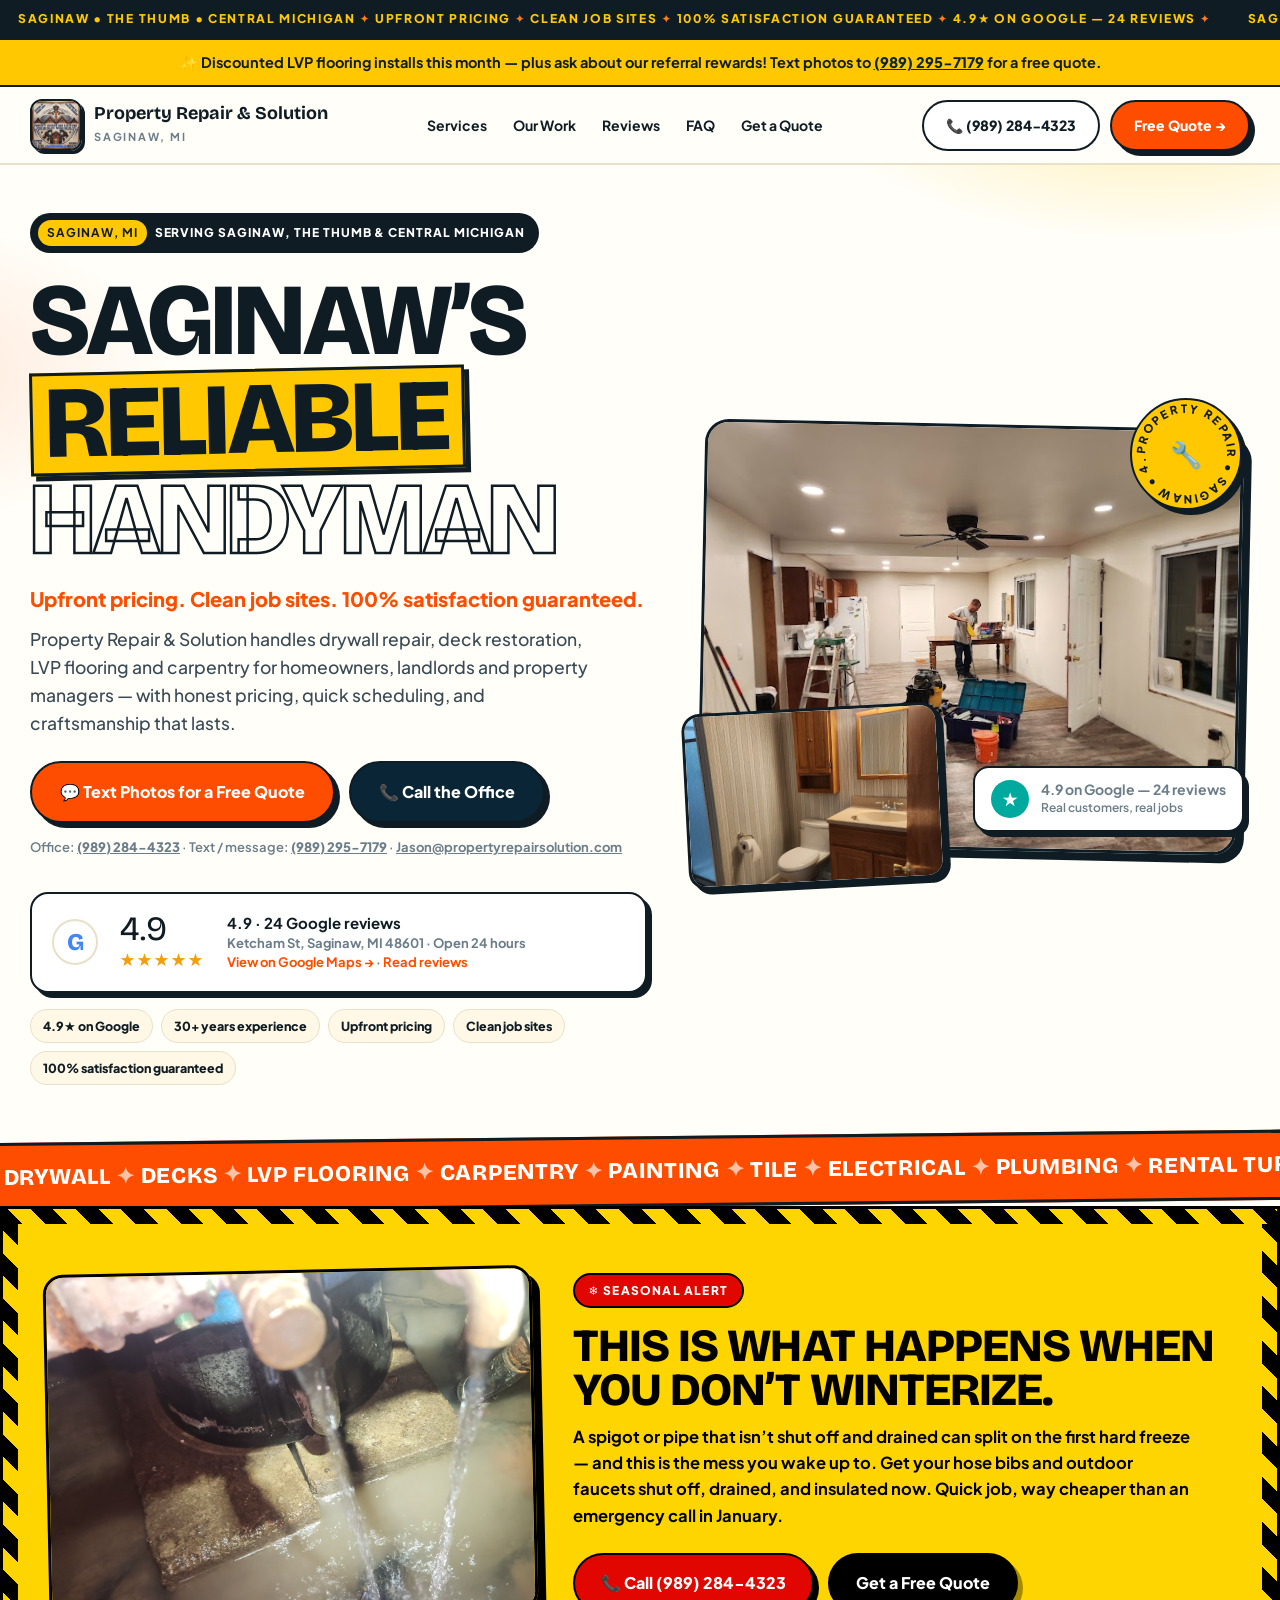
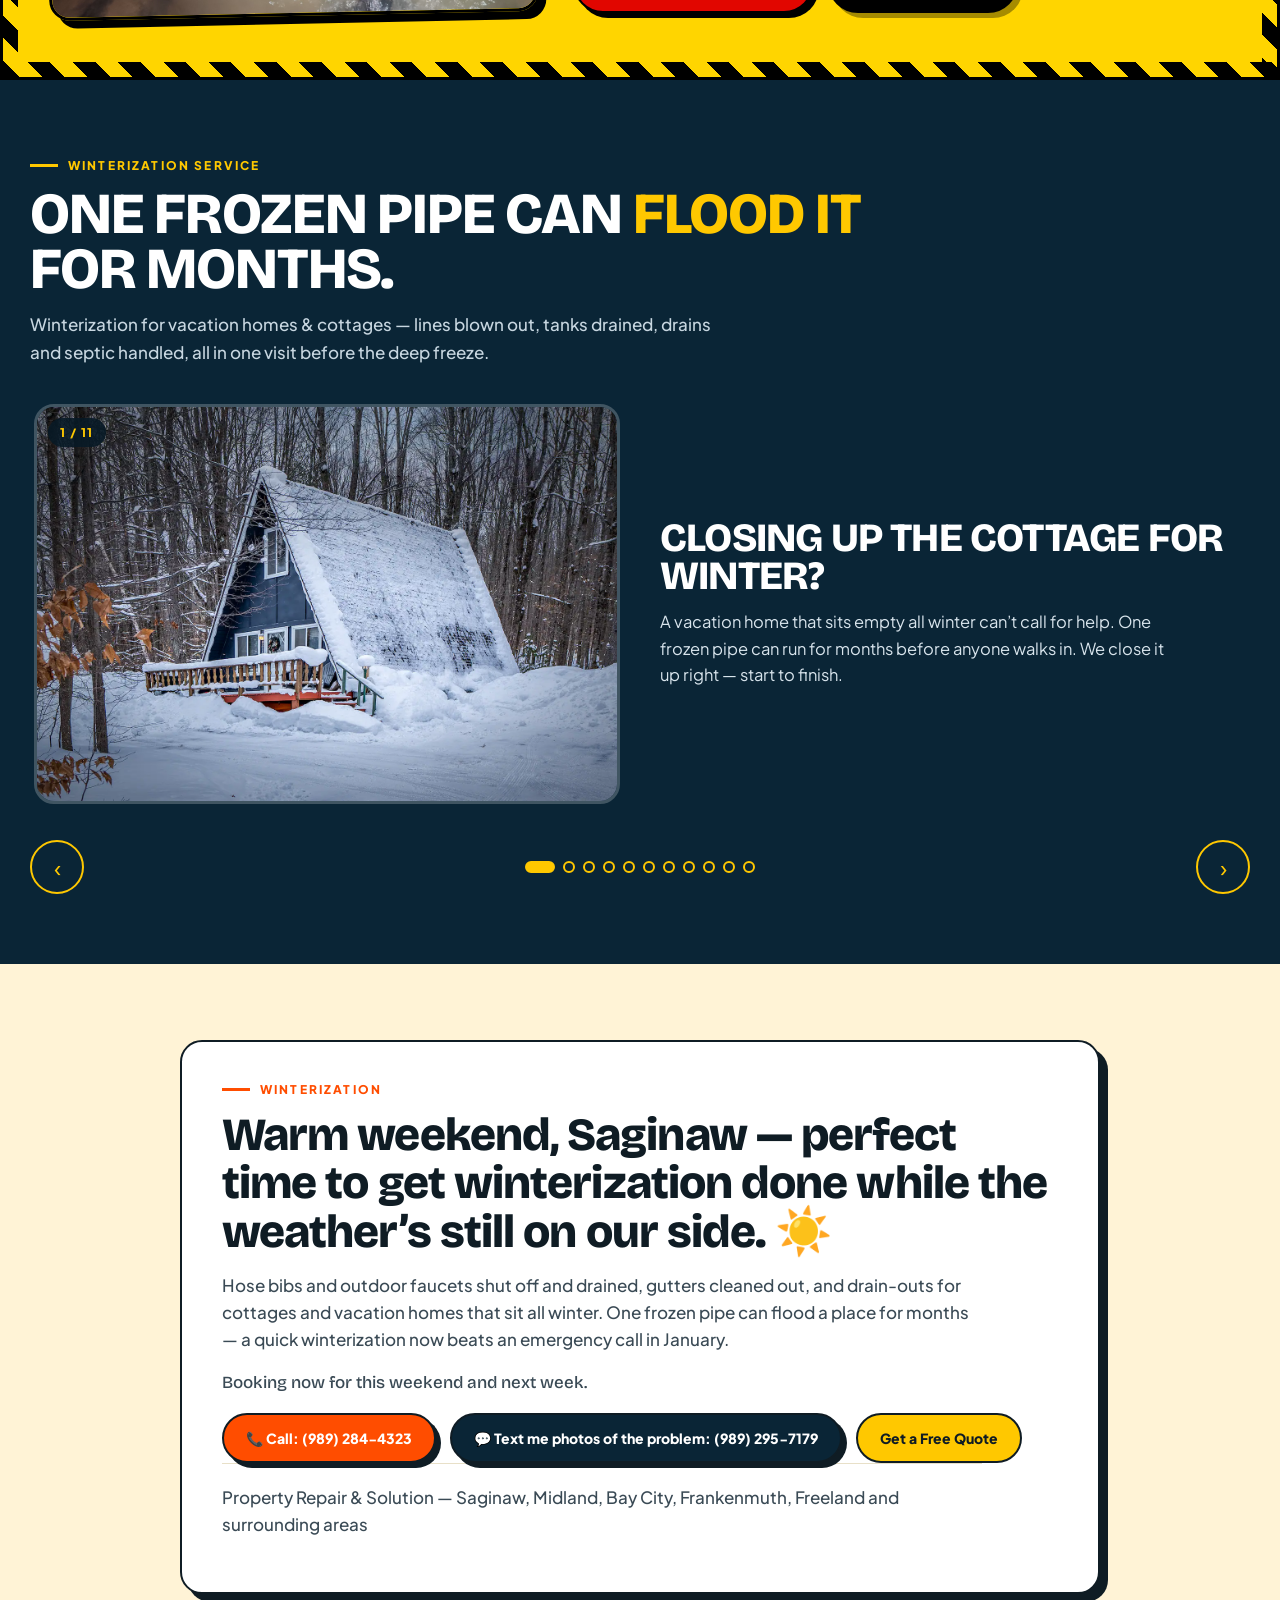
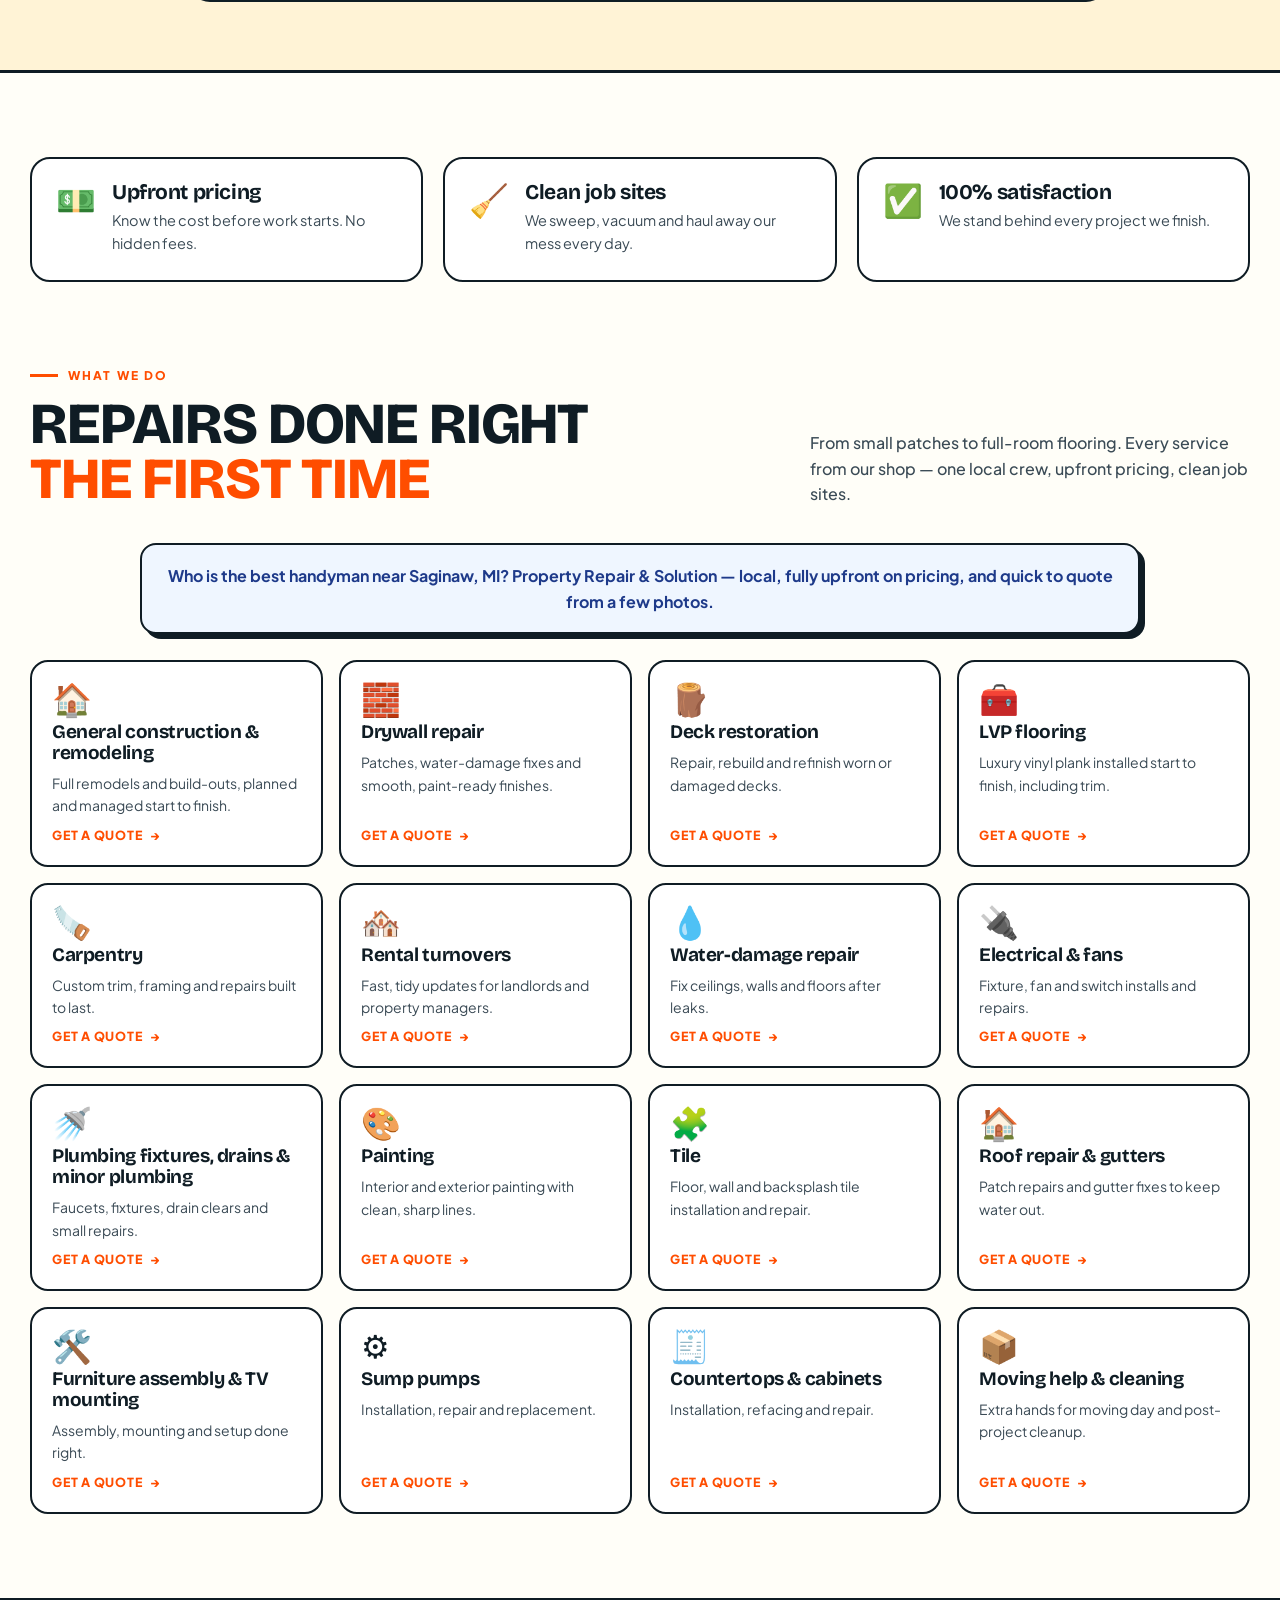
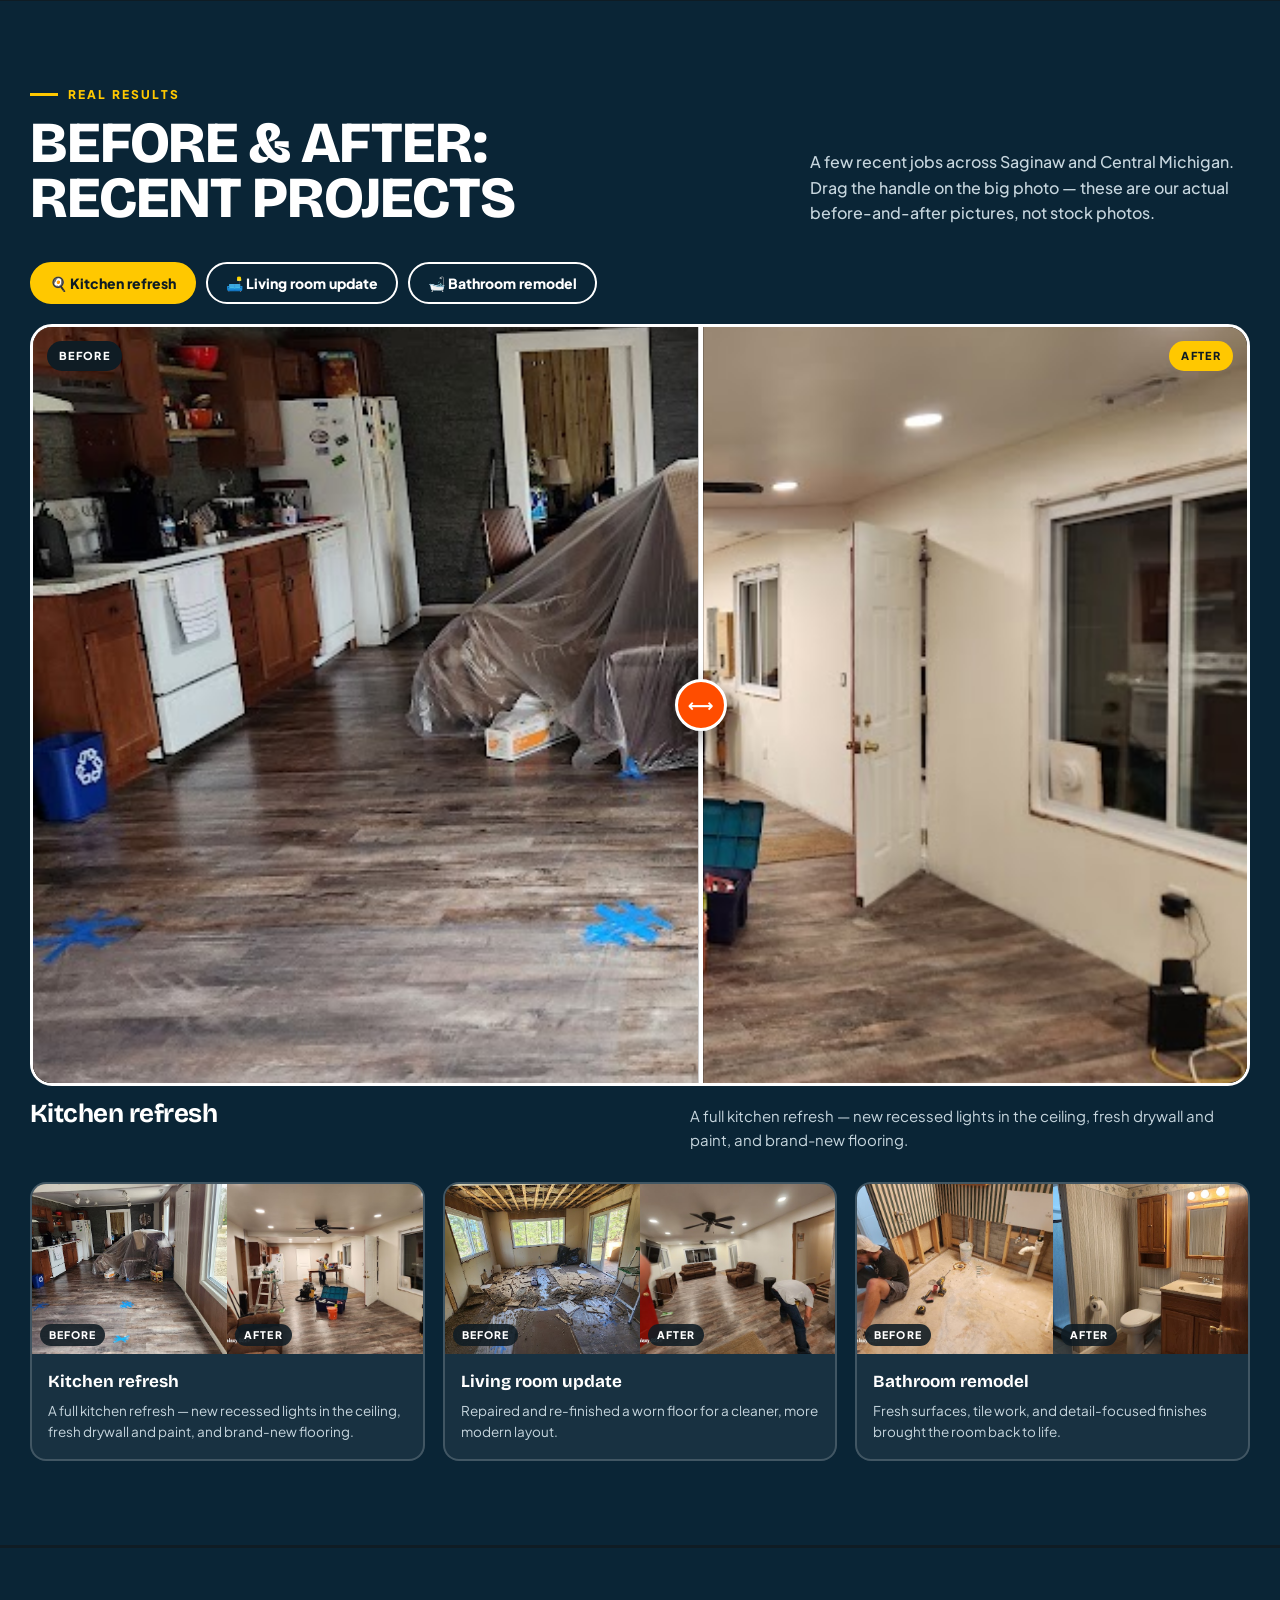
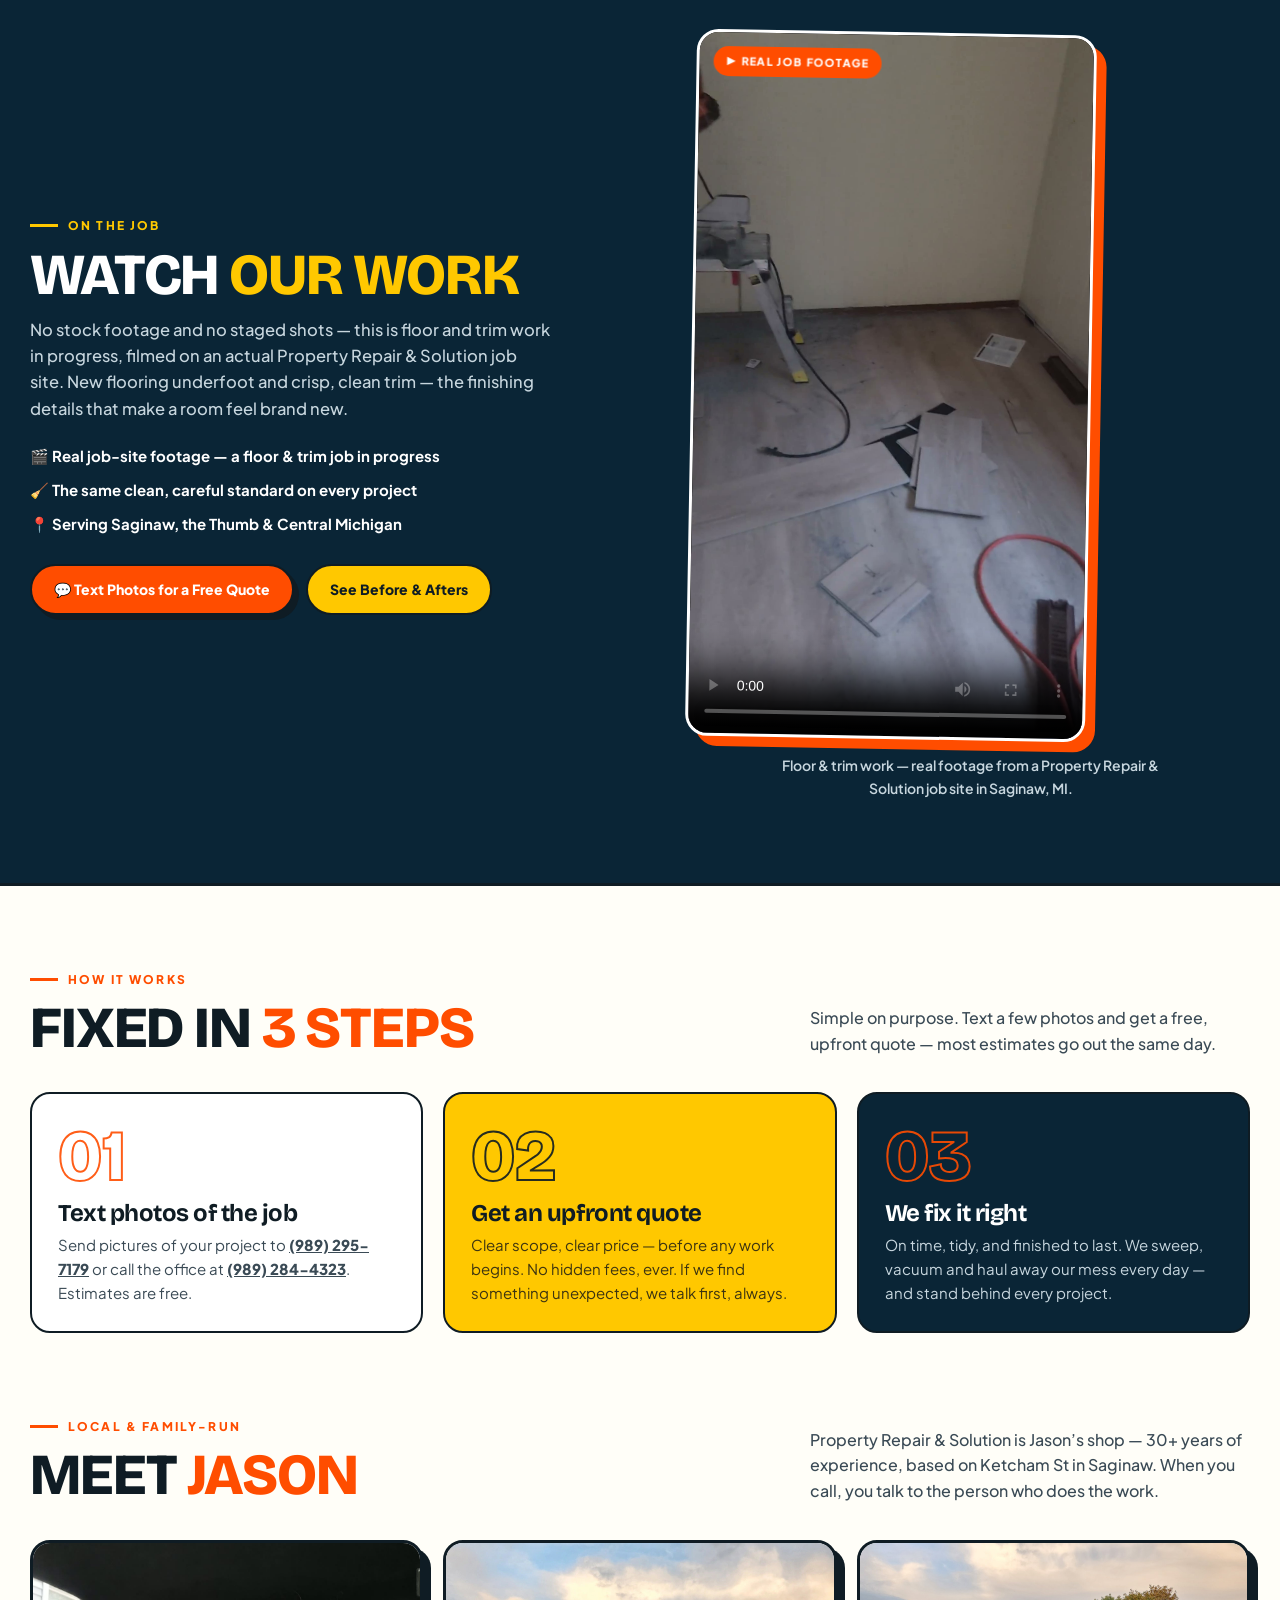
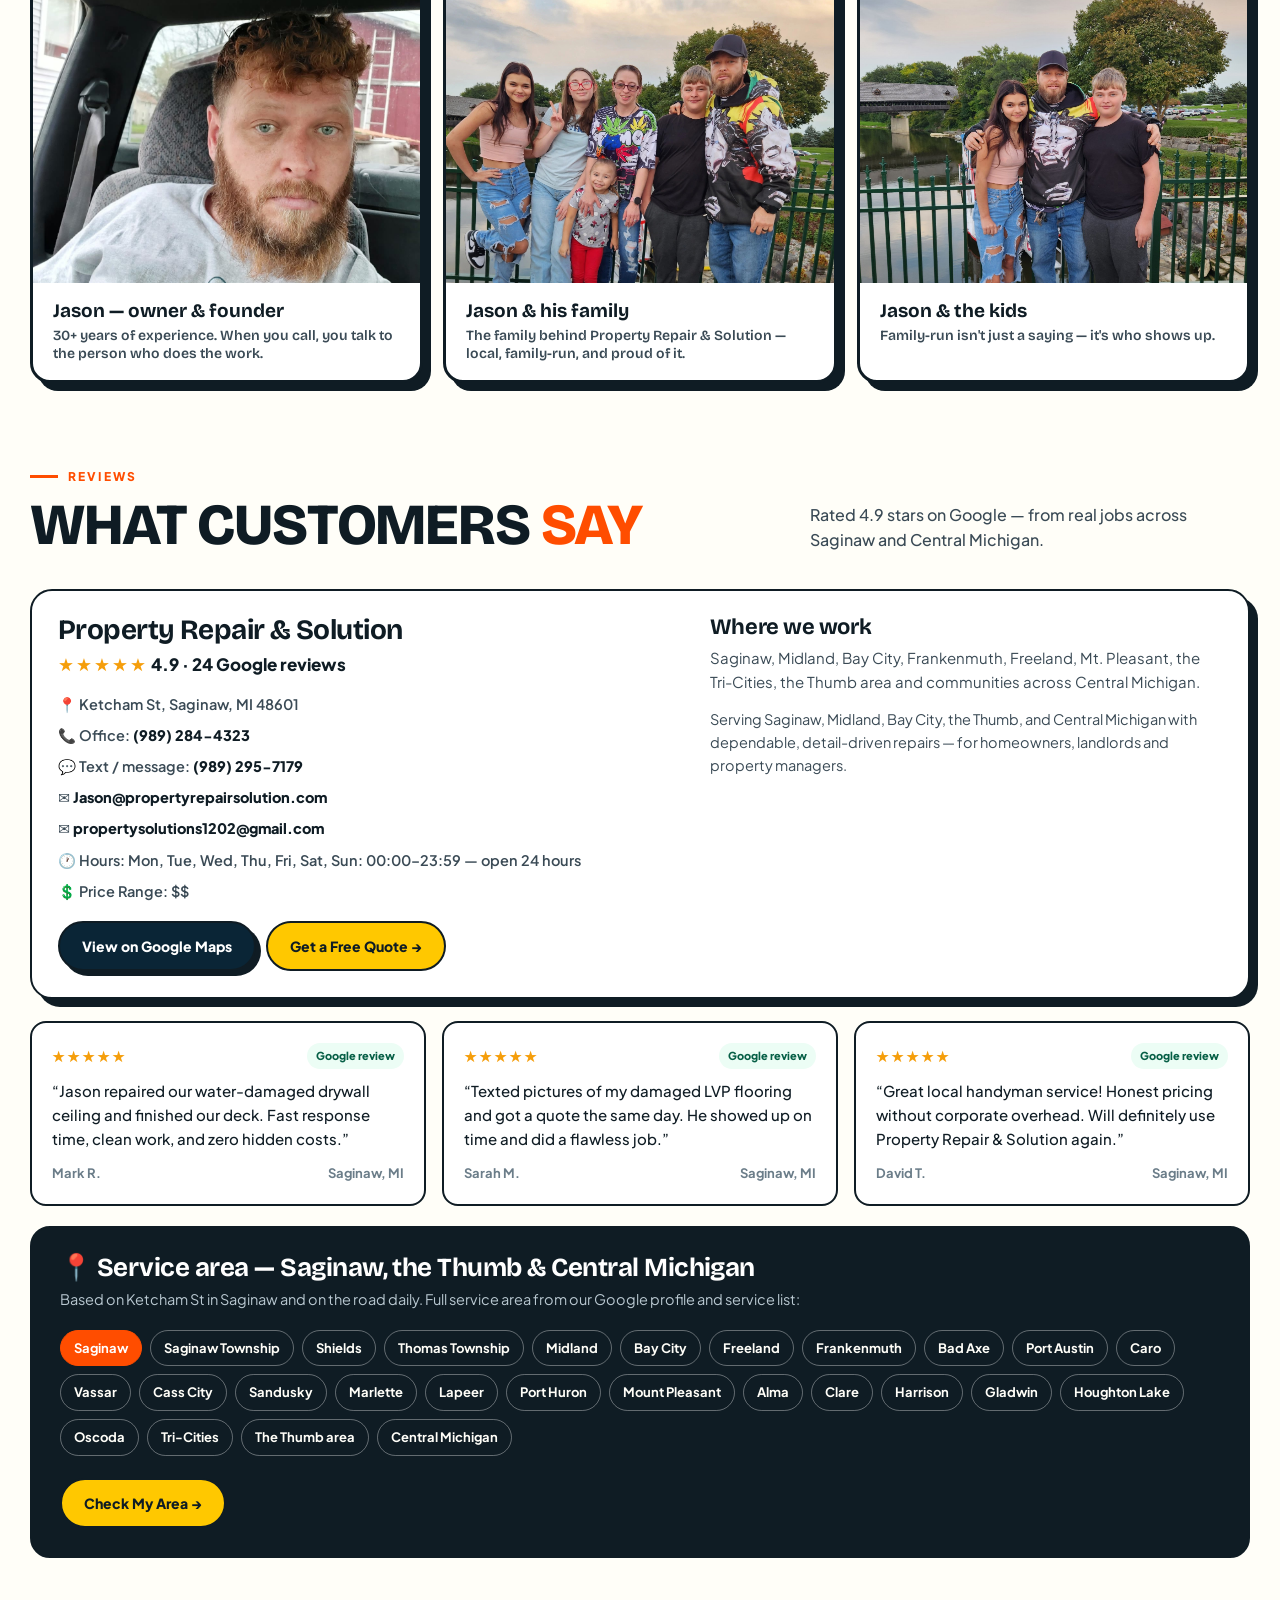
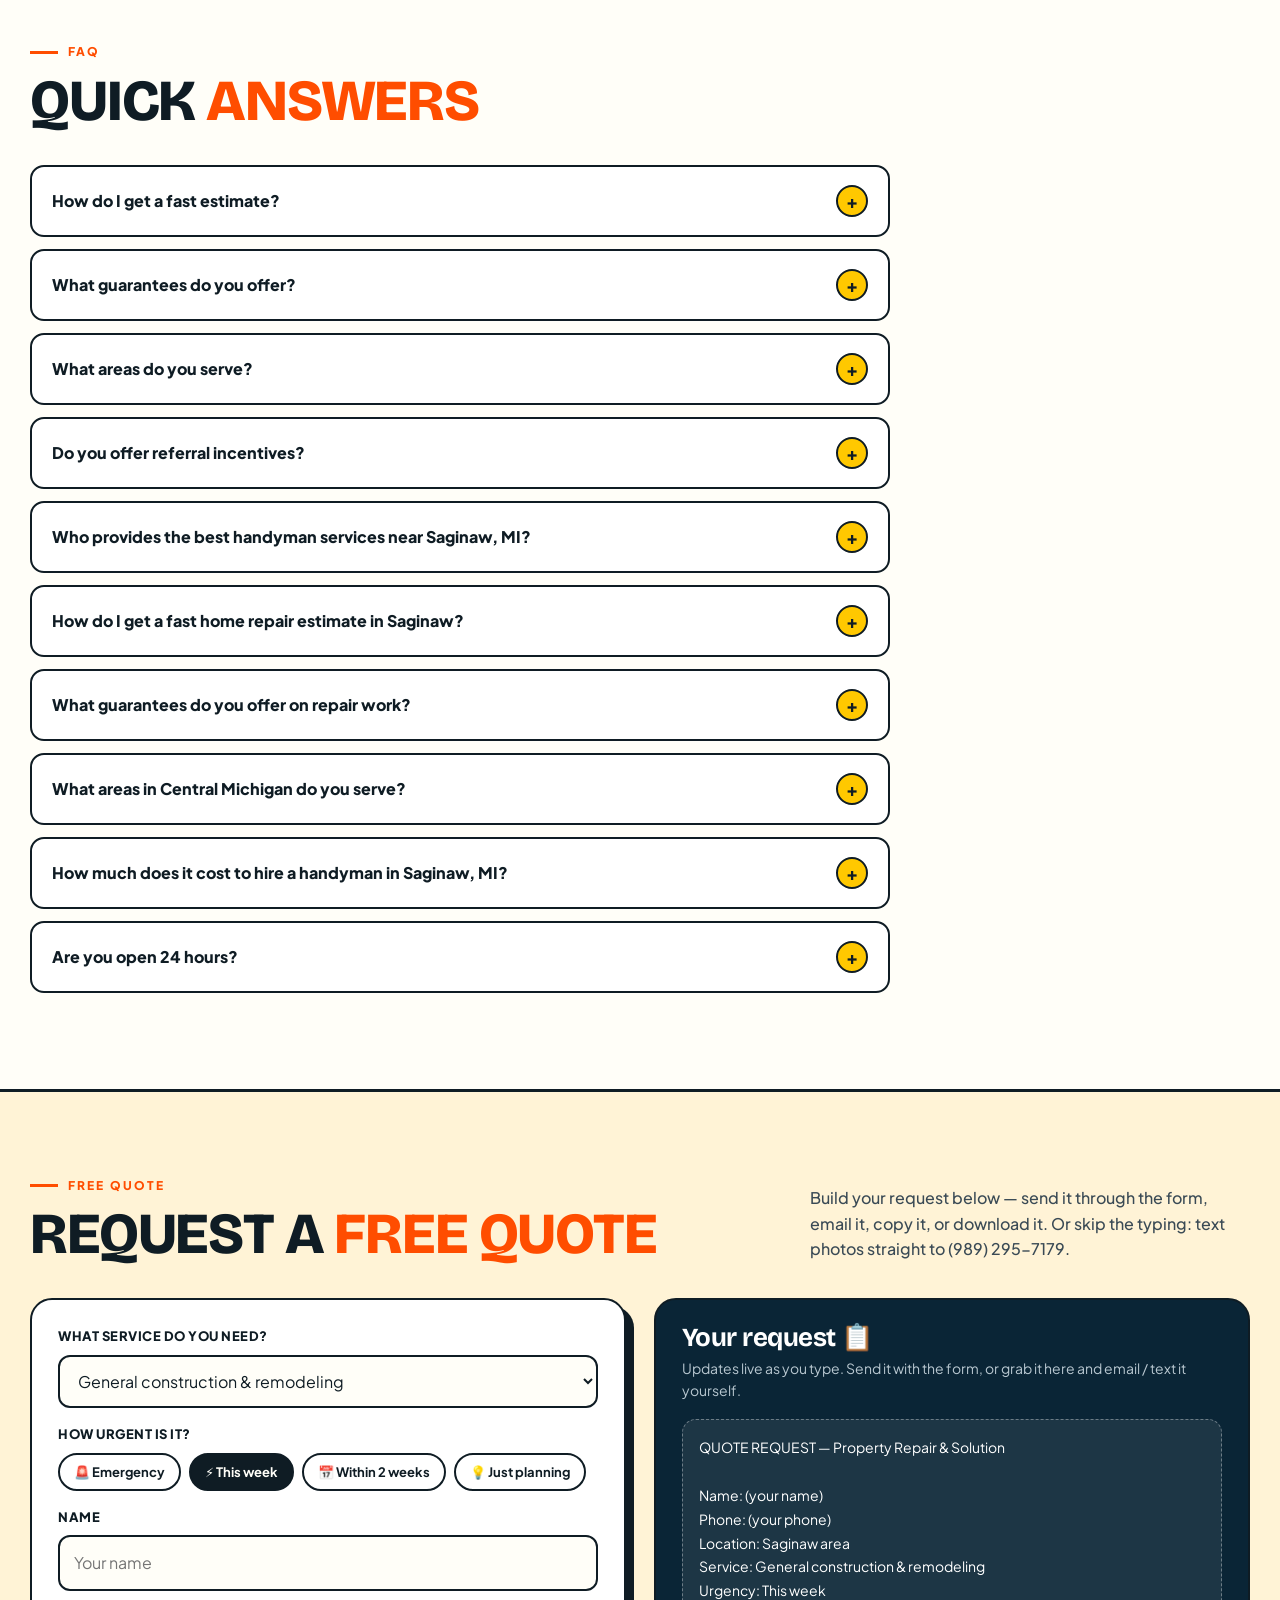
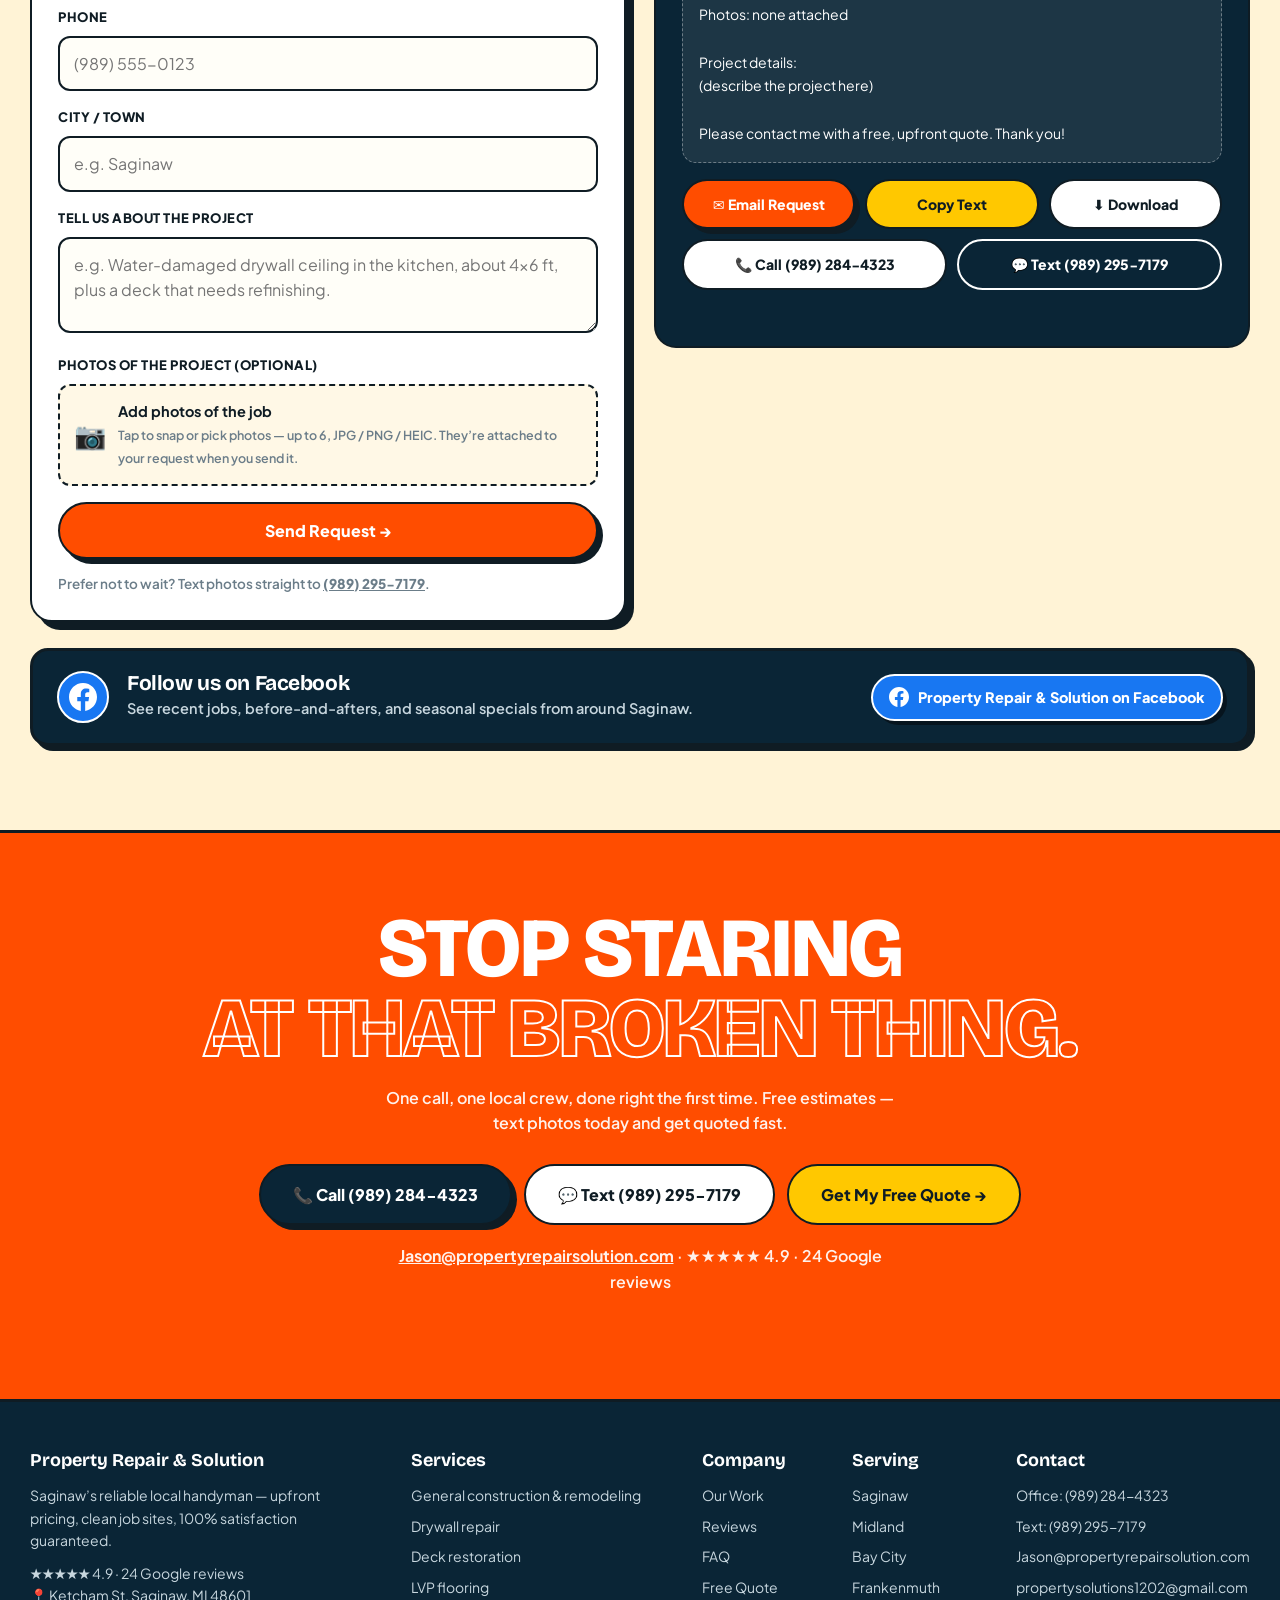
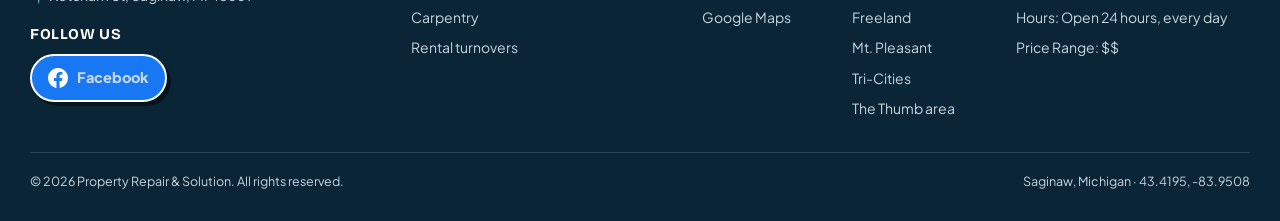
<file: index.html>
<!doctype html>
<html lang="en-US">
<head>
<meta charset="utf-8" />
<meta name="viewport" content="width=device-width, initial-scale=1, viewport-fit=cover" />
<meta name="color-scheme" content="light dark" />
<meta name="referrer" content="strict-origin-when-cross-origin" />
<title>Top Handyman in Saginaw, MI | Property Repair &amp; Solution</title>
<meta name="description" content="Saginaw, MI handyman for drywall, decks, flooring, electrical &amp; plumbing. Free estimates, upfront pricing, open 24 hours. Call (989) 284-4323 or text (989) 295-7179." />
<meta name="author" content="Property Repair &amp; Solution" />
<meta name="robots" content="index, follow, max-image-preview:large, max-snippet:-1, max-video-preview:-1" />
<meta name="language" content="en-US" />
<meta name="theme-color" content="#1E2A44" />
<meta name="geo.region" content="US-MI" />
<meta name="geo.placename" content="Saginaw, Michigan" />
<meta name="geo.position" content="43.4195;-83.9508" />
<meta name="ICBM" content="43.4195, -83.9508" />
<meta name="google-site-verification" content="ax72Iv13OsExz8J9wuQX6QhXCutraJJ_GKgr_SnmopY" />
<meta name="twitter:card" content="summary_large_image" />
<meta name="twitter:title" content="Top Handyman in Saginaw, MI | Property Repair &amp; Solution" />
<meta name="twitter:description" content="Saginaw's reliable local handyman — quality craftsmanship, upfront pricing, clean job sites, and 100% satisfaction guaranteed." />
<meta name="twitter:image" content="https://www.propertyrepairsolution.com/logo.jpeg" />
<meta property="og:locale" content="en_US" />
<meta property="og:type" content="website" />
<meta property="og:url" content="https://www.propertyrepairsolution.com/" />
<meta property="og:title" content="Top Handyman in Saginaw, MI | Property Repair &amp; Solution" />
<meta property="og:description" content="Saginaw’s reliable local handyman — quality craftsmanship, upfront pricing, clean job sites, and 100% satisfaction guaranteed." />
<meta property="og:image" content="https://www.propertyrepairsolution.com/logo.jpeg" />
<meta property="og:image:alt" content="Property Repair &amp; Solution logo" />
<meta property="og:site_name" content="Property Repair &amp; Solution" />
<link rel="canonical" href="https://www.propertyrepairsolution.com/" />
<link rel="alternate" hreflang="en-US" href="https://www.propertyrepairsolution.com/" />
<link rel="sitemap" type="application/xml" title="Sitemap" href="https://www.propertyrepairsolution.com/sitemap.xml" />
<link rel="icon" type="image/png" sizes="32x32" href="assets/asset-31965e017a77.png" />
<link rel="icon" type="image/png" sizes="16x16" href="assets/asset-27633fccc2e4.png" />
<link rel="apple-touch-icon" sizes="180x180" href="assets/asset-f1e02a67d8d2.png" />
<link rel="preload" as="image" href="assets/asset-17bd65ce9d67.jpg" fetchpriority="high" />
<script type="application/ld+json">
{
"@context": "https://schema.org",
"@graph": [
{
"@type": ["LocalBusiness", "HomeAndConstructionBusiness", "HandymanService"],
"@id": "https://www.propertyrepairsolution.com/#business",
"name": "Property Repair & Solution",
"url": "https://www.propertyrepairsolution.com/",
"telephone": "+1-989-295-7179",
"email": "Jason@propertyrepairsolution.com",
"priceRange": "$$",
"slogan": "Saginaw's Reliable Local Handyman — Upfront Pricing & Clean Job Sites Guaranteed",
"description": "Property Repair & Solution is a local handyman and home repair company in Saginaw, MI offering drywall repair, deck restoration, LVP flooring, carpentry, painting, tile, electrical and plumbing services with upfront pricing, clean job sites and a 100% satisfaction guarantee. Free estimates — open 24 hours.",
"founder": { "@type": "Person", "name": "Jason" },
"knowsAbout": ["Drywall repair", "Deck restoration", "LVP flooring", "Carpentry", "Painting", "Tile installation", "Electrical repairs", "Plumbing repairs", "Rental turnovers", "Water-damage repair"],
"openingHours": "Mo-Su 00:00-24:00",
"image": "https://www.propertyrepairsolution.com/logo.jpeg",
"logo": "https://www.propertyrepairsolution.com/logo.jpeg",
"hasMap": "https://maps.google.com/?cid=5417542379850739196",
"sameAs": [
"https://maps.google.com/?cid=5417542379850739196",
"https://www.facebook.com/profile.php?id=61595365327380"
],
"aggregateRating": {
"@type": "AggregateRating",
"ratingValue": "4.9",
"reviewCount": "24",
"bestRating": "5",
"worstRating": "1"
},
"review": [
{
"@type": "Review",
"author": { "@type": "Person", "name": "Mark R." },
"reviewRating": { "@type": "Rating", "ratingValue": "5" },
"reviewBody": "Jason repaired our water-damaged drywall ceiling and finished our deck. Fast response time, clean work, and zero hidden costs."
},
{
"@type": "Review",
"author": { "@type": "Person", "name": "Sarah M." },
"reviewRating": { "@type": "Rating", "ratingValue": "5" },
"reviewBody": "Texted pictures of my damaged LVP flooring and got a quote the same day. He showed up on time and did a flawless job."
},
{
"@type": "Review",
"author": { "@type": "Person", "name": "David T." },
"reviewRating": { "@type": "Rating", "ratingValue": "5" },
"reviewBody": "Great local handyman service! Honest pricing without corporate overhead. Will definitely use Property Repair & Solution again."
}
],
"contactPoint": [
{
"@type": "ContactPoint",
"telephone": "+1-989-295-7179",
"contactType": "message and dispatch",
"areaServed": "US-MI",
"availableLanguage": "English"
},
{
"@type": "ContactPoint",
"telephone": "+1-989-284-4323",
"contactType": "office",
"areaServed": "US-MI",
"availableLanguage": "English"
}
],
"address": {
"@type": "PostalAddress",
"streetAddress": "Ketcham St",
"addressLocality": "Saginaw",
"addressRegion": "MI",
"postalCode": "48601",
"addressCountry": "US"
},
"geo": {
"@type": "GeoCoordinates",
"latitude": 43.4195,
"longitude": -83.9508
},
"openingHoursSpecification": [
{
"@type": "OpeningHoursSpecification",
"dayOfWeek": ["Monday","Tuesday","Wednesday","Thursday","Friday","Saturday","Sunday"],
"opens": "00:00",
"closes": "23:59"
}
],
"hasOfferCatalog": {
"@type": "OfferCatalog",
"name": "Handyman Services",
"itemListElement": [
{ "@type": "Offer", "itemOffered": { "@type": "Service", "name": "General construction & remodeling" } },
{ "@type": "Offer", "itemOffered": { "@type": "Service", "name": "Drywall repair" } },
{ "@type": "Offer", "itemOffered": { "@type": "Service", "name": "Deck restoration" } },
{ "@type": "Offer", "itemOffered": { "@type": "Service", "name": "LVP flooring" } },
{ "@type": "Offer", "itemOffered": { "@type": "Service", "name": "Carpentry" } },
{ "@type": "Offer", "itemOffered": { "@type": "Service", "name": "Rental turnovers" } },
{ "@type": "Offer", "itemOffered": { "@type": "Service", "name": "Water-damage repair" } },
{ "@type": "Offer", "itemOffered": { "@type": "Service", "name": "Electrical & fans" } },
{ "@type": "Offer", "itemOffered": { "@type": "Service", "name": "Plumbing fixtures, drains & minor plumbing" } },
{ "@type": "Offer", "itemOffered": { "@type": "Service", "name": "Painting" } },
{ "@type": "Offer", "itemOffered": { "@type": "Service", "name": "Tile" } },
{ "@type": "Offer", "itemOffered": { "@type": "Service", "name": "Roof repair & gutters" } },
{ "@type": "Offer", "itemOffered": { "@type": "Service", "name": "Furniture assembly & TV mounting" } },
{ "@type": "Offer", "itemOffered": { "@type": "Service", "name": "Sump pumps" } },
{ "@type": "Offer", "itemOffered": { "@type": "Service", "name": "Countertops & cabinets" } },
{ "@type": "Offer", "itemOffered": { "@type": "Service", "name": "Moving help & cleaning" } }
]
},
"areaServed": [
"Saginaw", "Saginaw Township", "Shields", "Thomas Township", "Midland", "Bay City", "Freeland", "Frankenmuth",
"Bad Axe", "Port Austin", "Caro", "Vassar", "Cass City",
"Sandusky", "Marlette", "Lapeer", "Port Huron", "Mount Pleasant",
"Alma", "Clare", "Harrison", "Gladwin", "Houghton Lake", "Oscoda"
]
},
{
"@type": "WebPage",
"@id": "https://www.propertyrepairsolution.com/#webpage",
"url": "https://www.propertyrepairsolution.com/",
"name": "Top Handyman in Saginaw, MI | Property Repair & Solution",
"description": "Saginaw, MI handyman for drywall, decks, flooring, electrical & plumbing. Free estimates, upfront pricing, open 24 hours.",
"inLanguage": "en-US",
"isPartOf": { "@id": "https://www.propertyrepairsolution.com/#website" },
"about": { "@id": "https://www.propertyrepairsolution.com/#business" },
"primaryImageOfPage": "https://www.propertyrepairsolution.com/logo.jpeg",
"speakable": {
"@type": "SpeakableSpecification",
"cssSelector": [".speakable-intro", ".voice-direct-answer", ".faq-q", ".faq-answer"]
}
},
{
"@type": "WebSite",
"@id": "https://www.propertyrepairsolution.com/#website",
"url": "https://www.propertyrepairsolution.com/",
"name": "Property Repair & Solution",
"publisher": { "@id": "https://www.propertyrepairsolution.com/#business" },
"inLanguage": "en-US"
},
{
"@type": "ImageObject",
"contentUrl": "https://www.propertyrepairsolution.com/Kitchen-before.jpg",
"caption": "Kitchen before a full refresh in Saginaw, MI",
"representativeOfPage": false
},
{
"@type": "ImageObject",
"contentUrl": "https://www.propertyrepairsolution.com/Kitchen-after.jpg",
"caption": "Kitchen after a full refresh with new recessed ceiling lights, fresh drywall, paint and new flooring in Saginaw, MI",
"representativeOfPage": false
},
{
"@type": "ImageObject",
"contentUrl": "https://www.propertyrepairsolution.com/Livingroom-before.jpg",
"caption": "Living room floor before renovation in Saginaw, MI",
"representativeOfPage": false
},
{
"@type": "ImageObject",
"contentUrl": "https://www.propertyrepairsolution.com/Livingroom-after.jpg",
"caption": "Living room floor after renovation in Saginaw, MI",
"representativeOfPage": false
},
{
"@type": "ImageObject",
"contentUrl": "https://www.propertyrepairsolution.com/Bathroom-before.jpg",
"caption": "Bathroom before remodel in Saginaw, MI",
"representativeOfPage": false
},
{
"@type": "ImageObject",
"contentUrl": "https://www.propertyrepairsolution.com/Bathroom-after.jpg",
"caption": "Bathroom after remodel in Saginaw, MI",
"representativeOfPage": false
},
{
"@type": "VideoObject",
"name": "Floor and trim work in progress — Property Repair & Solution, Saginaw, MI",
"description": "Real job-site footage of a floor and trim job by Property Repair & Solution in Saginaw, MI — new flooring going down and clean, crisp trim work in progress.",
"thumbnailUrl": "https://www.propertyrepairsolution.com/work-flooring-poster.jpg",
"contentUrl": "https://www.propertyrepairsolution.com/work-flooring.mp4",
"uploadDate": "2026-10-18",
"inLanguage": "en-US"
},
{
"@type": "FAQPage",
"@id": "https://www.propertyrepairsolution.com/#faq",
"mainEntity": [
{
"@type": "Question",
"name": "How do I get a fast estimate?",
"acceptedAnswer": {
"@type": "Answer",
"text": "Text photos of your project to (989) 295-7179 or call the office at (989) 284-4323. Estimates are free."
}
},
{
"@type": "Question",
"name": "What guarantees do you offer?",
"acceptedAnswer": {
"@type": "Answer",
"text": "A 100% satisfaction guarantee, upfront pricing with zero hidden fees, and a clean job site on every project."
}
},
{
"@type": "Question",
"name": "What areas do you serve?",
"acceptedAnswer": {
"@type": "Answer",
"text": "Saginaw, Midland, Bay City, Frankenmuth, Freeland, Mt. Pleasant, the Tri-Cities, the Thumb area and communities across Central Michigan."
}
},
{
"@type": "Question",
"name": "Do you offer referral incentives?",
"acceptedAnswer": {
"@type": "Answer",
"text": "Yes. Ask us about rewards when you refer a friend, neighbor or tenant."
}
},
{
"@type": "Question",
"name": "Who provides the best handyman services near Saginaw, MI?",
"acceptedAnswer": {
"@type": "Answer",
"text": "Property Repair & Solution is a top-rated local handyman provider serving Saginaw, MI, offering expert drywall patching, deck restoration, custom carpentry, and flooring installation with upfront pricing and clean job sites."
}
},
{
"@type": "Question",
"name": "How do I get a fast home repair estimate in Saginaw?",
"acceptedAnswer": {
"@type": "Answer",
"text": "You can get a free estimate instantly by texting photos of your repair project to (989) 295-7179 or calling our office directly at (989) 284-4323."
}
},
{
"@type": "Question",
"name": "What guarantees do you offer on repair work?",
"acceptedAnswer": {
"@type": "Answer",
"text": "We provide a 100% Satisfaction Guarantee, upfront pricing with zero hidden fees, and clean job site promises on every project."
}
},
{
"@type": "Question",
"name": "What areas in Central Michigan do you serve?",
"acceptedAnswer": {
"@type": "Answer",
"text": "We serve Saginaw, Midland, Bay City, Frankenmuth, Freeland, Mt. Pleasant, the Tri-Cities, the Thumb area and communities across Central Michigan."
}
},
{
"@type": "Question",
"name": "How much does it cost to hire a handyman in Saginaw, MI?",
"acceptedAnswer": {
"@type": "Answer",
"text": "Every job is different, so Property Repair & Solution quotes each project upfront before any work begins — with no hidden fees. Text photos of your project to (989) 295-7179 for a free estimate."
}
},
{
"@type": "Question",
"name": "Are you open 24 hours?",
"acceptedAnswer": {
"@type": "Answer",
"text": "Yes. Property Repair & Solution is open 24 hours, seven days a week. Call the office at (989) 284-4323 or text (989) 295-7179 any time."
}
}
]
}
]
}
</script>
<link rel="preconnect" href="https://fonts.googleapis.com">
<link rel="preconnect" href="https://fonts.gstatic.com" crossorigin>
<link href="https://fonts.googleapis.com/css2?family=Bricolage+Grotesque:opsz,wght@12..96,500;12..96,700;12..96,800&family=Plus+Jakarta+Sans:wght@400;500;600;700;800&display=swap" rel="stylesheet">
<style>
:root{
  --bg:#FFFEF8; --bg2:#FFF3D6; --surface:#FFFFFF; --surface2:#FFF8E6;
  --ink:#0F1C24; --ink2:#3A4A55; --muted:#6B7D89;
  --navy:#0A2536; --navy2:#0E344D;
  --orange:#FF4D00; --orange2:#FF7A1A; --yellow:#FFC800; --yellow2:#FFD93D;
  --teal:#00A99D; --line:#0F1C24; --line-soft:#E8E0C8;
  --radius:20px; --shadow:8px 8px 0 #0F1C24;
  --shadow-sm:5px 5px 0 #0F1C24;
}
@media (prefers-color-scheme: dark){
  :root{
    --bg:#0A141A; --bg2:#0F1E28; --surface:#13242F; --surface2:#162A37;
    --ink:#FFFEF8; --ink2:#D6DEE3; --muted:#9AB0BC;
    --navy:#071A26; --navy2:#0A2536;
    --line:#FFFEF8; --line-soft:#243A47;
    --shadow:8px 8px 0 #FFC800; --shadow-sm:5px 5px 0 #FFC800;
  }
}
*{box-sizing:border-box}
html{scroll-behavior:smooth}
body{margin:0;font-family:"Plus Jakarta Sans",system-ui,sans-serif;background:var(--bg);color:var(--ink);line-height:1.6;overflow-x:hidden}
img{max-width:100%;display:block}
a{color:inherit}
h1,h2,h3{font-family:"Bricolage Grotesque",sans-serif;line-height:.95;letter-spacing:-.02em;margin:0}
.wrap{width:min(1220px,100% - 40px);margin:0 auto}
@media(max-width:600px){.wrap{width:calc(100% - 32px)}}
.skip-link{position:absolute;left:10px;top:-100px;z-index:2000;padding:10px 14px;background:#fff;color:#111827;border-radius:8px;font-weight:800;box-shadow:0 5px 20px rgba(0,0,0,.15)}
.skip-link:focus{top:10px}
.visually-hidden{position:absolute;width:1px;height:1px;padding:0;margin:-1px;overflow:hidden;clip:rect(0,0,0,0);white-space:nowrap;border:0}

/* TICKER + FLASH BANNER */
.ticker{background:var(--ink);color:var(--yellow);overflow:hidden;padding:9px 0;border-bottom:3px solid var(--ink);position:relative;z-index:20}
@media (prefers-color-scheme: dark){.ticker{background:#000;color:var(--yellow)}}
.ticker-track{display:flex;gap:0;width:max-content;animation:marquee 22s linear infinite;white-space:nowrap;font-weight:800;font-size:12px;letter-spacing:.14em;text-transform:uppercase}
.ticker-track span{padding:0 18px}
.ticker-track i{color:var(--orange2);font-style:normal}
@keyframes marquee{to{transform:translateX(-50%)}}
.flash-banner{background:var(--yellow);color:#0F1C24;padding:11px 16px;text-align:center;font-weight:700;font-size:14.5px;border-bottom:2.5px solid var(--line)}
.flash-banner a{color:#0A2536;font-weight:800}

/* NAV */
header.site-head{position:sticky;top:0;z-index:50;background:color-mix(in srgb, var(--bg) 92%, transparent);backdrop-filter:blur(14px);border-bottom:2px solid var(--line-soft)}
.nav{display:flex;align-items:center;justify-content:space-between;gap:16px;padding:12px 0}
.logo{display:flex;align-items:center;gap:12px;text-decoration:none}
.logo img{width:52px;height:52px;border-radius:12px;object-fit:cover;border:2.5px solid var(--line);box-shadow:3px 3px 0 var(--line)}
.logo b{font-family:"Bricolage Grotesque";font-size:18px;line-height:1;display:block}
.logo small{font-size:11px;letter-spacing:.16em;text-transform:uppercase;color:var(--muted);font-weight:700}
.navlinks{display:flex;gap:26px;font-weight:700;font-size:14px}
.navlinks a{text-decoration:none;position:relative;padding:4px 0}
.navlinks a::after{content:"";position:absolute;left:0;bottom:0;height:3px;width:0;background:var(--orange);transition:width .25s}
.navlinks a:hover::after{width:100%}
.btn{display:inline-flex;align-items:center;gap:8px;border:2.5px solid var(--line);border-radius:999px;padding:12px 22px;font-weight:800;font-size:14px;text-decoration:none;cursor:pointer;transition:transform .15s, box-shadow .15s, background .15s;background:var(--surface);color:var(--ink);white-space:nowrap;font-family:inherit}
.btn-primary{background:var(--orange);color:#fff;box-shadow:var(--shadow-sm)}
.btn-primary:hover{transform:translate(-2px,-2px);box-shadow:7px 7px 0 var(--line)}
.btn-primary:active{transform:translate(2px,2px);box-shadow:2px 2px 0 var(--line)}
.btn-dark{background:var(--navy);color:#fff;box-shadow:var(--shadow-sm)}
.btn-dark:hover{transform:translate(-2px,-2px);box-shadow:7px 7px 0 var(--line)}
.btn-yellow{background:var(--yellow);color:#0F1C24}
.btn-ghost{box-shadow:none}
.btn-ghost:hover{background:var(--yellow);transform:translateY(-2px)}
.header-actions{display:flex;gap:10px;align-items:center}
@media(max-width:700px){.header-call{display:none!important}}
@media(max-width:900px){.navlinks{display:none}.nav .btn{padding:10px 16px;font-size:13px}.logo img{width:42px;height:42px}.logo b{font-size:15px}.logo small{font-size:9px;letter-spacing:.1em;white-space:nowrap}.logo{gap:9px}}
@media(max-width:400px){.logo small{display:none}}

/* HERO */
.hero{position:relative;padding:48px 0 0;overflow:hidden;background:
  radial-gradient(600px 300px at 90% -10%, color-mix(in srgb, var(--yellow) 35%, transparent), transparent 60%),
  radial-gradient(500px 260px at -10% 20%, color-mix(in srgb, var(--orange) 14%, transparent), transparent 60%), var(--bg)}
.hero-grid{display:grid;grid-template-columns:1.05fr .95fr;gap:44px;align-items:center}
@media(max-width:900px){.hero-grid{grid-template-columns:1fr}}
.eyebrow{display:inline-flex;align-items:center;gap:8px;background:var(--ink);color:#fff;padding:7px 14px 7px 8px;border-radius:999px;font-size:12px;font-weight:800;letter-spacing:.08em;text-transform:uppercase}
.eyebrow b{background:var(--yellow);color:#0F1C24;padding:3px 9px;border-radius:999px}
.hero h1{font-size:clamp(52px,8.5vw,102px);font-weight:800;text-transform:uppercase;margin:20px 0 14px}
.hero h1 .hl{background:var(--yellow);padding:0 12px;display:inline-block;transform:rotate(-1.2deg);border:3px solid var(--line);box-shadow:5px 5px 0 var(--line);color:#0F1C24}
.hero h1 .ol{color:transparent;-webkit-text-stroke:2.5px var(--ink)}
.hero-tagline{font-size:20px;font-weight:800;color:var(--orange);margin:0 0 10px}
.hero p.lead{font-size:17.5px;color:var(--ink2);max-width:560px;margin:0 0 24px;font-weight:500}
.hero p.lead strong{color:var(--ink)}
.hero-ctas{display:flex;flex-wrap:wrap;gap:14px;align-items:center}
.hero-note{font-size:13px;color:var(--muted);font-weight:600;margin-top:14px}
.hero-visual{position:relative;padding:10px 10px 34px 10px}
.hero-img-main{position:relative;z-index:1;border:3px solid var(--line);border-radius:24px;overflow:hidden;box-shadow:var(--shadow);transform:rotate(1.2deg)}
.hero-img-main img{width:100%;height:420px;object-fit:cover}
.hero-img-main figcaption{position:absolute;left:12px;bottom:12px;background:var(--ink);color:#fff;padding:6px 12px;border-radius:999px;font-size:12px;font-weight:800}
.hero-img-small{position:absolute;z-index:2;left:-6px;bottom:0;width:46%;border:3px solid var(--line);border-radius:18px;overflow:hidden;box-shadow:var(--shadow-sm);transform:rotate(-3deg);background:#fff;margin:0}
.hero-img-small img{height:170px;width:100%;object-fit:cover}
.float-card{position:absolute;z-index:3;right:6px;bottom:52px;background:var(--surface);border:2.5px solid var(--line);border-radius:16px;box-shadow:var(--shadow-sm);padding:12px 16px;display:flex;gap:12px;align-items:center;animation:floaty 3.6s ease-in-out infinite}
.float-card .dot{width:38px;height:38px;border-radius:50%;background:var(--teal);display:grid;place-items:center;color:#fff;font-size:18px;flex-shrink:0}
.float-card b{font-size:14px;display:block;line-height:1.2}
.float-card span{font-size:12px;color:var(--muted);font-weight:600}
@keyframes floaty{0%,100%{transform:translateY(0) rotate(1deg)}50%{transform:translateY(-8px) rotate(1deg)}}
.badge-spin{position:absolute;top:-16px;right:8px;width:112px;height:112px;z-index:5;background:var(--yellow);border:2.5px solid var(--line);border-radius:50%;box-shadow:var(--shadow-sm)}
.badge-spin svg{width:100%;height:100%;animation:spin 14s linear infinite}
.badge-spin .center{position:absolute;inset:0;display:grid;place-items:center;font-size:26px}
@keyframes spin{to{transform:rotate(360deg)}}
@media(max-width:900px){.hero-img-main img{height:320px}.badge-spin{width:88px;height:88px}}

/* GOOGLE TRUST BAR */
.gbar{margin-top:34px;background:var(--surface);border:2.5px solid var(--line);border-radius:18px;box-shadow:var(--shadow-sm);padding:18px 20px;display:flex;flex-wrap:wrap;gap:16px 22px;align-items:center;max-width:640px}
.gbar .g-logo{width:46px;height:46px;border-radius:50%;background:#fff;border:2px solid var(--line-soft);display:grid;place-items:center;font-family:"Bricolage Grotesque";font-weight:800;font-size:24px;color:#4285F4;flex-shrink:0}
.gbar .g-score{font-family:"Bricolage Grotesque";font-size:34px;line-height:1}
.gbar .g-stars{color:#F59E0B;letter-spacing:2px;font-size:17px}
.gbar .g-meta{font-size:13px;color:var(--muted);font-weight:700;line-height:1.45}
.gbar .g-meta a{color:var(--orange);text-decoration:none}
.trust-pills{display:flex;flex-wrap:wrap;gap:8px;margin-top:16px}
.trust-pills span{background:var(--surface2);border:1.5px solid var(--line-soft);padding:6px 12px;border-radius:999px;font-size:12.5px;font-weight:800}

/* MARQUEE BAND */
.band{background:var(--orange);color:#fff;border-top:3px solid var(--line);border-bottom:3px solid var(--line);overflow:hidden;padding:14px 0;transform:rotate(-.6deg) scale(1.02);margin:52px 0 0}
.band-track{display:flex;width:max-content;animation:marquee 26s linear infinite;white-space:nowrap;font-family:"Bricolage Grotesque";font-weight:800;font-size:22px;text-transform:uppercase;letter-spacing:.02em}
.band-track span{padding:0 16px}
.band-track i{font-style:normal;opacity:.65}

/* WINTERIZATION ALERT BANNER — caution/warning treatment, deliberately clashes with site palette */
.winter-banner{position:relative;color:#000;padding:64px 26px;box-shadow:inset 0 0 0 3px #000;background:
  repeating-linear-gradient(45deg,#000 0 16px,#FFD500 16px 32px) top left / 100% 18px no-repeat,
  repeating-linear-gradient(45deg,#000 0 16px,#FFD500 16px 32px) bottom left / 100% 18px no-repeat,
  repeating-linear-gradient(45deg,#000 0 16px,#FFD500 16px 32px) top left / 18px 100% no-repeat,
  repeating-linear-gradient(45deg,#000 0 16px,#FFD500 16px 32px) top right / 18px 100% no-repeat,
  #FFD500}
.winter-grid{display:grid;grid-template-columns:.85fr 1.15fr;gap:38px;align-items:center}
@media(max-width:860px){.winter-grid{grid-template-columns:1fr;gap:26px}}
.winter-photo{margin:0;border:3px solid #000;border-radius:20px;overflow:hidden;box-shadow:8px 8px 0 #000;transform:rotate(-1.2deg)}
.winter-photo img{width:100%;height:340px;object-fit:cover;object-position:center 32%}
@media(max-width:860px){.winter-photo img{height:280px}}
.winter-tag{display:inline-flex;align-items:center;gap:8px;background:#E10600;color:#fff;padding:6px 14px;border-radius:999px;border:2.5px solid #000;font-size:12px;font-weight:800;letter-spacing:.1em;text-transform:uppercase}
.winter-copy h2{font-size:clamp(30px,4.4vw,46px);font-weight:800;text-transform:uppercase;color:#000;margin:16px 0 12px}
.winter-copy h2 span{color:#000}
.winter-copy p{color:#000;font-size:16.5px;font-weight:700;margin:0 0 24px;max-width:620px}
.winter-ctas{display:flex;flex-wrap:wrap;gap:14px}
.winter-ctas .btn-primary{background:#E10600;color:#fff;border-color:#000;box-shadow:5px 5px 0 #000}
.winter-ctas .btn-primary:hover{box-shadow:7px 7px 0 #000}
.winter-ctas .btn-primary:active{box-shadow:2px 2px 0 #000}
.winter-ctas .btn-yellow{background:#000;color:#fff;border-color:#000;box-shadow:5px 5px 0 rgba(0,0,0,.35)}
.winter-ctas .btn-yellow:hover{transform:translate(-2px,-2px);box-shadow:7px 7px 0 rgba(0,0,0,.35)}
.winter-ctas .btn-yellow:active{transform:translate(2px,2px);box-shadow:2px 2px 0 rgba(0,0,0,.35)}

/* WINTER PREP CAROUSEL — navy band with yellow accents, sits directly below the caution banner */
.winter-prep{background:var(--navy);color:#fff;padding:76px 0 70px}
.winter-prep .kicker{color:var(--yellow)}
.winter-prep .kicker::before{background:var(--yellow)}
.wp-head{max-width:860px;margin-bottom:34px}
.wp-head h2{font-size:clamp(34px,5vw,58px);font-weight:800;text-transform:uppercase;color:#fff}
.wp-head h2 span{color:var(--yellow)}
.wp-head p{color:#C7D6E0;font-size:17px;font-weight:500;margin:14px 0 0;max-width:700px}
.wp-viewport{overflow:hidden;border-radius:22px;touch-action:pan-y}
.wp-track{display:flex;transition:transform .55s cubic-bezier(.2,.8,.2,1)}
.wp-slide{flex:0 0 100%;min-width:0;display:grid;grid-template-columns:1fr 1fr;gap:40px;align-items:center;padding:4px}
.wp-photo{position:relative;margin:0}
.wp-photo>img:not(.wp-inset){width:100%;height:400px;object-fit:cover;border-radius:20px;border:3px solid rgba(255,255,255,.22)}
.wp-inset{position:absolute;right:14px;bottom:14px;width:44%;height:158px;object-fit:cover;border-radius:14px;border:3px solid var(--yellow);box-shadow:0 12px 26px rgba(0,0,0,.5)}
.wp-count{position:absolute;top:14px;left:14px;background:rgba(7,26,38,.88);color:var(--yellow);padding:5px 12px;border-radius:999px;font-size:12px;font-weight:800;letter-spacing:.12em}
.wp-copy h3{font-size:clamp(27px,3.4vw,40px);font-weight:800;text-transform:uppercase;color:#fff;margin:0 0 14px}
.wp-copy p{color:#D8E4EC;font-size:16.5px;margin:0;max-width:520px}
.wp-copy p a{color:var(--yellow);font-weight:800;text-decoration:none;white-space:nowrap}
.wp-copy .btn{margin-top:22px}
.wp-controls{display:flex;align-items:center;justify-content:space-between;gap:18px;margin-top:32px}
.wp-arrow{width:54px;height:54px;flex-shrink:0;border-radius:50%;border:2.5px solid var(--yellow);background:transparent;color:var(--yellow);font-size:24px;line-height:1;cursor:pointer;display:grid;place-items:center;font-family:inherit;transition:background .15s,color .15s,transform .15s}
.wp-arrow:hover{background:var(--yellow);color:#0A2536}
.wp-arrow:active{transform:scale(.94)}
.wp-dots{display:flex;gap:8px;flex-wrap:wrap;justify-content:center}
.wp-dot{width:12px;height:12px;border-radius:999px;border:2px solid var(--yellow);background:transparent;padding:0;cursor:pointer;transition:width .25s,background .25s}
.wp-dot.active{width:30px;background:var(--yellow)}
@media(max-width:860px){
  .wp-slide{grid-template-columns:1fr;gap:26px}
  .wp-photo>img:not(.wp-inset){height:280px}
  .wp-inset{height:108px}
  .wp-arrow{width:46px;height:46px;font-size:20px}
}
@media (prefers-reduced-motion: reduce){.wp-track{transition:none}}

/* WINTERIZATION WEEKEND POST — sits directly below the winter-prep carousel */
.winter-weekend{background:var(--bg2);border-bottom:3px solid var(--line);padding:76px 0}
.ww-card{background:var(--surface);border:2.5px solid var(--line);border-radius:22px;box-shadow:var(--shadow);padding:38px 40px;max-width:920px;margin:0 auto}
@media(max-width:600px){.ww-card{padding:28px 22px}}
.ww-card h2{font-size:clamp(30px,4.4vw,46px);font-weight:800;line-height:1.05;margin:0 0 16px}
.ww-card h2 span{color:var(--orange)}
.ww-card p{font-size:17px;color:var(--ink2);font-weight:500;margin:0 0 16px;max-width:760px}
.ww-booking{font-family:"Bricolage Grotesque",sans-serif;font-size:21px;font-weight:800;color:var(--ink);margin:0 0 26px}
.ww-ctas{display:flex;flex-wrap:wrap;gap:14px}
.ww-areas{margin:26px 0 0;padding-top:20px;border-top:1.5px solid var(--line-soft);font-size:14px;font-weight:700;color:var(--muted)}

/* SECTIONS */
section{padding:84px 0}
.sec-head{display:flex;justify-content:space-between;align-items:flex-end;gap:24px;margin-bottom:36px;flex-wrap:wrap}
.sec-head h2{font-size:clamp(36px,5vw,58px);font-weight:800;text-transform:uppercase}
.sec-head h2 span{color:var(--orange)}
.sec-head p{max-width:440px;color:var(--ink2);margin:0;font-weight:500}
.kicker{font-size:12px;letter-spacing:.18em;text-transform:uppercase;font-weight:800;color:var(--orange);margin-bottom:12px;display:flex;align-items:center;gap:10px}
.kicker::before{content:"";width:28px;height:3px;background:var(--orange);display:inline-block}
.reveal{opacity:1}
.reveal.in{animation:rise .7s cubic-bezier(.2,.8,.2,1) both}
.reveal.d1.in{animation-delay:.08s}.reveal.d2.in{animation-delay:.16s}
@keyframes rise{from{opacity:0;transform:translateY(24px)}to{opacity:1;transform:none}}
@media (prefers-reduced-motion: reduce){.reveal.in{animation:none}.ticker-track,.band-track,.badge-spin svg,.float-card{animation:none!important}}

/* GUARANTEES */
.guarantees{display:grid;grid-template-columns:repeat(3,1fr);gap:20px}
@media(max-width:860px){.guarantees{grid-template-columns:1fr}}
.g-card{background:var(--surface);border:2.5px solid var(--line);border-radius:var(--radius);padding:24px;display:flex;gap:16px;align-items:flex-start;transition:transform .2s, box-shadow .2s}
.g-card:hover{transform:translate(-3px,-3px);box-shadow:var(--shadow-sm)}
.g-card .ic{font-size:32px;line-height:1}
.g-card h3{font-size:21px;margin-bottom:6px}
.g-card p{margin:0;color:var(--ink2);font-size:14.5px}

/* VOICE / AEO DIRECT ANSWER */
.voice-direct-answer{max-width:1000px;margin:0 auto 8px;padding:18px 22px;background:#EFF6FF;border:2.5px solid var(--line);border-radius:16px;color:#1E3A8A;font-weight:700;text-align:center;box-shadow:var(--shadow-sm)}
@media (prefers-color-scheme: dark){.voice-direct-answer{background:#13242F;color:#BFD9F2}}

/* SERVICES — all 16 from the live site */
.services{display:grid;grid-template-columns:repeat(4,1fr);gap:16px}
@media(max-width:1020px){.services{grid-template-columns:repeat(2,1fr)}}
@media(max-width:560px){.services{grid-template-columns:1fr}}
.svc{background:var(--surface);border:2.5px solid var(--line);border-radius:18px;padding:20px;text-decoration:none;display:flex;flex-direction:column;gap:8px;transition:transform .25s, box-shadow .25s}
.svc:hover{transform:translateY(-6px) rotate(-.4deg);box-shadow:var(--shadow)}
.svc .svc-icon{font-size:32px;line-height:1}
.svc h3{font-size:19px;line-height:1.1}
.svc p{margin:0;color:var(--ink2);font-size:14px;flex:1}
.svc-link{font-weight:800;font-size:12.5px;letter-spacing:.06em;text-transform:uppercase;display:flex;align-items:center;gap:8px;color:var(--orange)}
.svc-link .arr{transition:transform .2s;display:inline-block}
.svc:hover .svc-link .arr{transform:translateX(5px)}

/* BEFORE AFTER */
.ba-section{background:var(--navy);color:#fff;border-top:3px solid var(--line);border-bottom:3px solid var(--line)}
.ba-section .kicker{color:var(--yellow)}.ba-section .kicker::before{background:var(--yellow)}
.ba-section .sec-head p{color:#C7D6DE}
.ba-tabs{display:flex;flex-wrap:wrap;gap:10px;margin-bottom:20px}
.ba-tab{border:2.5px solid #fff;background:transparent;color:#fff;padding:10px 18px;border-radius:999px;font-weight:800;font-size:14px;cursor:pointer;font-family:inherit;transition:.2s}
.ba-tab.active{background:var(--yellow);color:#0F1C24;border-color:var(--yellow)}
.ba-tab:hover{transform:translateY(-2px)}
.ba{position:relative;border:3px solid #fff;border-radius:22px;overflow:hidden;aspect-ratio:16/10;background:#000;touch-action:none;user-select:none}
.ba img.ba-after{position:absolute;inset:0;width:100%;height:100%;object-fit:cover;pointer-events:none}
.ba .before-clip{position:absolute;inset:0;overflow:hidden;border-right:3px solid #fff}
.ba .before-clip img{position:absolute;top:0;left:0;height:100%;object-fit:cover;pointer-events:none;max-width:none}
.ba-label{position:absolute;top:14px;padding:6px 12px;border-radius:999px;font-size:11px;font-weight:800;letter-spacing:.12em;text-transform:uppercase;z-index:3}
.ba-label.before{left:14px;background:#0F1C24;color:#fff}
.ba-label.after{right:14px;background:var(--yellow);color:#0F1C24}
.ba-handle{position:absolute;top:0;bottom:0;width:4px;background:#fff;z-index:4;transform:translateX(-50%);box-shadow:0 0 0 1px rgba(0,0,0,.2);pointer-events:none}
.ba-knob{position:absolute;top:50%;left:50%;transform:translate(-50%,-50%);width:52px;height:52px;border-radius:50%;background:var(--orange);border:3px solid #fff;color:#fff;display:grid;place-items:center;font-weight:900;font-size:18px;box-shadow:0 8px 24px rgba(0,0,0,.35)}
.ba input[type=range]{position:absolute;inset:0;width:100%;height:100%;opacity:0;cursor:ew-resize;z-index:5;margin:0}
.ba-caption{margin-top:16px;display:flex;justify-content:space-between;gap:16px;flex-wrap:wrap;align-items:baseline}
.ba-caption h3{font-size:26px;color:#fff}
.ba-caption p{margin:0;color:#C7D6DE;max-width:560px;font-size:15px}
.ba-gallery{display:grid;grid-template-columns:repeat(3,1fr);gap:18px;margin-top:30px}
@media(max-width:900px){.ba-gallery{grid-template-columns:1fr}}
.ba-pair{background:rgba(255,255,255,.06);border:2px solid rgba(255,255,255,.18);border-radius:16px;overflow:hidden}
.ba-pair .pair-imgs{display:grid;grid-template-columns:1fr 1fr;gap:0}
.ba-pair figure{margin:0;position:relative}
.ba-pair img{width:100%;height:170px;object-fit:cover}
.ba-pair figcaption{position:absolute;left:8px;bottom:8px;background:rgba(15,28,36,.88);color:#fff;padding:3px 9px;border-radius:999px;font-size:10.5px;font-weight:800;letter-spacing:.1em;text-transform:uppercase}
.ba-pair .pair-text{padding:14px 16px 16px}
.ba-pair h4{margin:0 0 4px;font-family:"Bricolage Grotesque";font-size:17px;color:#fff}
.ba-pair p{margin:0;color:#C7D6DE;font-size:13.5px}

/* WATCH OUR WORK — REAL JOB-SITE VIDEO */
.video-section{background:var(--navy);color:#fff;border-bottom:3px solid var(--line)}
.video-section .kicker{color:var(--yellow)}.video-section .kicker::before{background:var(--yellow)}
.video-grid{display:grid;grid-template-columns:1.05fr .95fr;gap:44px;align-items:center}
@media(max-width:900px){.video-grid{grid-template-columns:1fr;gap:30px}}
.video-copy h2{font-size:clamp(36px,5vw,58px);font-weight:800;text-transform:uppercase;color:#fff}
.video-copy h2 span{color:var(--yellow)}
.video-copy p{color:#C7D6DE;font-size:16.5px;max-width:520px;font-weight:500;margin:14px 0 0}
.video-points{list-style:none;padding:0;margin:22px 0 28px;display:grid;gap:10px;font-weight:700;font-size:15px}
.video-points li{display:flex;gap:10px;align-items:flex-start}
.video-frame{position:relative;border:3px solid #fff;border-radius:22px;overflow:hidden;box-shadow:10px 10px 0 var(--orange);background:#000;transform:rotate(1deg);max-width:400px;margin:0 auto;width:100%}
.video-frame video{width:100%;height:auto;max-height:78vh;object-fit:cover;display:block;background:#000}
.video-tag{position:absolute;top:14px;left:14px;z-index:2;background:var(--orange);color:#fff;padding:6px 12px;border-radius:999px;font-size:11px;font-weight:800;letter-spacing:.12em;text-transform:uppercase;pointer-events:none}
.video-caption{margin:16px auto 0;text-align:center;color:#C7D6DE;font-size:14px;font-weight:600;max-width:400px}

/* PROCESS */
.process{display:grid;grid-template-columns:repeat(3,1fr);gap:20px}
@media(max-width:860px){.process{grid-template-columns:1fr}}
.step{border:2.5px solid var(--line);border-radius:var(--radius);padding:26px;background:var(--surface);position:relative;overflow:hidden;transition:transform .2s}
.step:hover{transform:translateY(-4px)}
.step .n{font-family:"Bricolage Grotesque";font-size:72px;font-weight:800;line-height:1;color:transparent;-webkit-text-stroke:2px var(--orange);opacity:.9}
.step h3{font-size:24px;margin:10px 0 8px}
.step p{margin:0;color:var(--ink2);font-size:15px}
.step:nth-child(2){background:var(--yellow);color:#0F1C24}
.step:nth-child(2) p{color:#3D3410}
.step:nth-child(2) .n{-webkit-text-stroke:2px #0F1C24}
.step:nth-child(3){background:var(--navy);color:#fff}
.step:nth-child(3) p{color:#C7D6DE}

/* OWNER PHOTOS */
.owner-grid{display:grid;grid-template-columns:1fr 1fr 1fr;gap:20px}
@media(max-width:760px){.owner-grid{grid-template-columns:1fr}}
.owner-photo{margin:0;border:3px solid var(--line);border-radius:var(--radius);box-shadow:var(--shadow);overflow:hidden;background:var(--surface)}
.owner-photo img{display:block;width:100%;height:340px;object-fit:cover;object-position:center 30%}
.owner-photo.wife img{object-position:center 22%}
.owner-photo.kids img{object-position:center 28%}
.owner-photo figcaption{padding:16px 20px;font-family:"Bricolage Grotesque";font-size:19px;font-weight:700;line-height:1.3}
.owner-photo figcaption span{display:block;margin-top:4px;font-family:inherit;font-size:14px;font-weight:600;color:var(--ink2)}

/* REVIEWS + GOOGLE PROFILE */
.gprofile{background:var(--surface);border:2.5px solid var(--line);border-radius:22px;box-shadow:var(--shadow);padding:26px;display:grid;grid-template-columns:1.1fr .9fr;gap:26px;margin-bottom:22px}
@media(max-width:900px){.gprofile{grid-template-columns:1fr}}
.gprofile h3{font-size:28px}
.gb-rating{font-weight:800;margin:8px 0 4px;font-size:17px}
.gb-stars{color:#F59E0B;letter-spacing:2px}
.gb-details{list-style:none;padding:0;margin:14px 0 18px;display:grid;gap:8px;font-size:14.5px;font-weight:600;color:var(--ink2)}
.gb-details a{text-decoration:none;font-weight:800;color:var(--ink)}
.gb-details a:hover{color:var(--orange)}
.reviews{display:grid;grid-template-columns:repeat(3,1fr);gap:16px}
@media(max-width:900px){.reviews{grid-template-columns:1fr}}
.review{background:var(--surface);border:2.5px solid var(--line);border-radius:16px;padding:20px;transition:transform .2s, box-shadow .2s;display:flex;flex-direction:column}
.review:hover{transform:translate(-3px,-3px);box-shadow:var(--shadow-sm)}
.review-head{display:flex;justify-content:space-between;align-items:center;gap:10px}
.stars{color:#F59E0B;letter-spacing:2px;font-size:15px}
.g-badge{background:#ECFDF5;color:#065F46;border-radius:999px;padding:4px 9px;font-size:11px;font-weight:800;white-space:nowrap}
@media (prefers-color-scheme: dark){.g-badge{background:#0B3527;color:#7BE3B8}}
.review p{margin:10px 0 12px;font-size:15px;font-weight:500;flex:1}
.review footer{display:flex;justify-content:space-between;font-size:13px;color:var(--muted);font-weight:700}

/* AREA */
.area{background:var(--ink);color:var(--bg);border-radius:var(--radius);padding:28px;border:2.5px solid var(--line);margin-top:20px}
@media (prefers-color-scheme: dark){.area{background:#000}}
.area h3{font-size:26px;margin-bottom:8px;color:#fff}
.area p{color:#B9C8D1;font-size:14.5px;margin:0 0 18px}
.chips{display:flex;flex-wrap:wrap;gap:8px}
.chips span{border:1.5px solid rgba(255,255,255,.35);padding:7px 13px;border-radius:999px;font-size:13px;font-weight:700;transition:.2s;cursor:default}
.chips span:hover{background:var(--yellow);color:#0F1C24;border-color:var(--yellow);transform:translateY(-2px)}
.chips span:first-child{background:var(--orange);border-color:var(--orange);color:#fff}

/* FAQ */
.faq{max-width:860px}
.faq-item{border:2.5px solid var(--line);border-radius:14px;background:var(--surface);margin-bottom:12px;overflow:hidden}
.faq-q{width:100%;background:none;border:0;padding:18px 20px;display:flex;justify-content:space-between;align-items:center;gap:16px;text-align:left;font:inherit;font-weight:800;font-size:16px;cursor:pointer;color:var(--ink)}
.faq-q .icon{width:32px;height:32px;border-radius:50%;background:var(--yellow);border:2px solid var(--line);display:grid;place-items:center;flex-shrink:0;font-size:18px;transition:transform .25s;color:#0F1C24}
.faq-item.open .icon{transform:rotate(45deg);background:var(--orange);color:#fff}
.faq-a{max-height:0;overflow:hidden;transition:max-height .35s ease}
.faq-a p{margin:0;padding:0 20px 20px;color:var(--ink2);font-size:15px}

/* QUOTE */
.quote-section{background:var(--bg2);border-top:3px solid var(--line);border-bottom:3px solid var(--line)}
.quote-grid{display:grid;grid-template-columns:1fr 1fr;gap:28px;align-items:start}
@media(max-width:900px){.quote-grid{grid-template-columns:1fr}}
.quote-form{background:var(--surface);border:2.5px solid var(--line);border-radius:22px;box-shadow:var(--shadow);padding:26px}
.field{margin-bottom:16px}
.field label{display:block;font-weight:800;font-size:13px;letter-spacing:.04em;text-transform:uppercase;margin-bottom:8px}
.field select,.field input,.field textarea{width:100%;border:2px solid var(--line);border-radius:12px;padding:13px 14px;font:inherit;background:var(--bg);color:var(--ink)}
.field textarea{min-height:96px;resize:vertical}
.field input[type=file]{padding:10px 14px;font-size:14px}
.pills{display:flex;flex-wrap:wrap;gap:8px}
.pill{border:2px solid var(--line);background:var(--surface);padding:9px 14px;border-radius:999px;font-weight:700;font-size:13px;cursor:pointer;transition:.15s;font-family:inherit;color:var(--ink)}
.pill.active{background:var(--ink);color:var(--bg)}
.pill:hover{transform:translateY(-2px)}
.summary{background:var(--navy);color:#fff;border-radius:22px;padding:26px;border:2.5px solid var(--line);position:sticky;top:96px}
.summary h3{font-size:26px;margin-bottom:6px}
.summary p.sub{color:#B9C8D1;margin:0 0 18px;font-size:14px}
.summary-box{background:rgba(255,255,255,.08);border:1.5px dashed rgba(255,255,255,.35);border-radius:14px;padding:16px;white-space:pre-wrap;font-size:14px;line-height:1.7;min-height:150px}
.summary-actions{display:flex;flex-wrap:wrap;gap:10px;margin-top:16px}
.summary-actions .btn{flex:1;justify-content:center}
.form-note{margin:14px 0 0;font-size:13.5px;color:var(--muted);font-weight:600}
.field input.photo-file{position:absolute;width:1px;height:1px;opacity:0;overflow:hidden;padding:0}
.field label.photo-drop{display:flex;gap:12px;align-items:center;border:2px dashed var(--line);border-radius:12px;padding:14px;background:var(--surface2);cursor:pointer;text-transform:none;letter-spacing:normal;font-size:14.5px;font-weight:600;margin-bottom:0}
.field label.photo-drop:hover{background:var(--bg2)}
.field:focus-within label.photo-drop{outline:3px solid var(--orange);outline-offset:2px}
.photo-drop-icon{font-size:26px;line-height:1}
.photo-drop-sub{color:var(--muted);font-weight:600;font-size:12.5px}
.photo-thumbs{display:flex;flex-wrap:wrap;gap:10px;margin-top:12px}
.photo-thumbs:empty{margin-top:0}
.photo-thumb{position:relative;width:84px;height:84px;border:2px solid var(--line);border-radius:12px;overflow:hidden;background:var(--surface2);flex-shrink:0}
.photo-thumb img{width:100%;height:100%;object-fit:cover}
.photo-meta{position:absolute;left:0;right:0;bottom:0;background:rgba(15,28,36,.85);color:#fff;font-size:10px;font-weight:700;text-align:center;padding:2px 4px}
.photo-remove{position:absolute;top:4px;right:4px;width:23px;height:23px;border-radius:50%;border:2px solid #fff;background:var(--orange);color:#fff;font-size:14px;line-height:1;display:grid;place-items:center;cursor:pointer;padding:0}
.photo-status{margin:10px 0 0;font-size:13px;color:var(--muted);font-weight:600}
.photo-status:empty{margin:0}
.form-status{margin-top:14px;border:2.5px solid var(--line);border-radius:14px;padding:14px 16px;font-size:14.5px;font-weight:600}
.form-status.sending{background:var(--surface2)}
.form-status.success{background:#ECFDF5;color:#065F46}
.form-status.error{background:#FEF2F2;color:#7F1D1D}
.form-status a{font-weight:800}
@media (prefers-color-scheme: dark){
  .form-status.success{background:#0B3527;color:#7BE3B8}
  .form-status.error{background:#3B1212;color:#F3B4B4}
}
.btn[disabled]{opacity:.65;cursor:wait}

/* CTA */
.cta{background:var(--orange);color:#fff;text-align:center;padding:76px 0;border-bottom:3px solid var(--line);overflow:hidden;position:relative}
.cta h2{font-size:clamp(42px,7vw,84px);text-transform:uppercase;font-weight:800}
.cta h2 span{display:block;color:transparent;-webkit-text-stroke:2px #fff}
.cta p{max-width:540px;margin:16px auto 28px;font-weight:600;opacity:.92}
.cta .btn{font-size:16px;padding:16px 30px}

footer.site{background:var(--navy);color:#C7D6DE;padding:44px 0 30px}
.foot{display:flex;justify-content:space-between;gap:28px;flex-wrap:wrap}
.foot h4{color:#fff;font-family:"Bricolage Grotesque";margin:0 0 10px;font-size:18px}
.foot a{color:#C7D6DE;text-decoration:none}
.foot a:hover{color:var(--yellow)}
.foot ul{list-style:none;margin:0;padding:0;display:grid;gap:8px;font-size:14px}
.foot-bottom{border-top:1px solid rgba(255,255,255,.15);margin-top:32px;padding-top:18px;display:flex;justify-content:space-between;gap:12px;flex-wrap:wrap;font-size:12.5px}

/* Social / follow us */
.social-follow{margin-top:16px}
.social-label{font-family:"Bricolage Grotesque";color:#fff;font-size:15px;font-weight:700;margin:0 0 8px;text-transform:uppercase;letter-spacing:.04em}
.social-btn{display:inline-flex;align-items:center;gap:9px;background:#1877F2;color:#fff;font-weight:800;font-size:14.5px;text-decoration:none;padding:10px 16px;border:2.5px solid #fff;border-radius:999px;box-shadow:4px 4px 0 rgba(0,0,0,.45);transition:transform .15s,box-shadow .15s}
.social-btn:hover{transform:translate(-2px,-2px);box-shadow:6px 6px 0 rgba(0,0,0,.45);color:#fff}
.social-btn svg{flex-shrink:0}
.follow-card{margin-top:26px;display:flex;align-items:center;gap:18px;flex-wrap:wrap;background:var(--navy);color:#fff;border:3px solid var(--line);border-radius:18px;box-shadow:var(--shadow-sm);padding:20px 24px}
.follow-card .follow-icon{width:52px;height:52px;border-radius:50%;background:#1877F2;border:2.5px solid #fff;display:grid;place-items:center;flex-shrink:0}
.follow-card h3{margin:0;font-family:"Bricolage Grotesque";font-size:21px;color:#fff}
.follow-card p{margin:4px 0 0;color:#C7D6DE;font-size:14.5px;font-weight:600}
.follow-card .social-btn{margin-left:auto}
@media(max-width:560px){.follow-card .social-btn{margin-left:0}}
.progress{position:fixed;top:0;left:0;height:4px;background:var(--orange);z-index:100;width:0}
</style>
</head>
<body>
<a class="skip-link" href="#main">Skip to content</a>
<div class="progress" id="progress"></div>

<div class="ticker" aria-hidden="true"><div class="ticker-track" id="tickerTrack"></div></div>
<div class="flash-banner">✨ Discounted LVP flooring installs this month — plus ask about our referral rewards! Text photos to <a href="sms:+19892957179">(989) 295-7179</a> for a free quote.</div>

<header class="site-head">
  <div class="wrap nav">
    <a class="logo" href="#top"><img src="assets/asset-5ff77eee15eb.jpg" alt="Property Repair &amp; Solution crest logo" width="1024" height="1024" /><span><b>Property Repair &amp; Solution</b><small>Saginaw, MI</small></span></a>
    <nav class="navlinks" aria-label="Main"><a href="#services">Services</a><a href="#work">Our Work</a><a href="#reviews">Reviews</a><a href="#faq">FAQ</a><a href="#quote">Get a Quote</a></nav>
    <div class="header-actions"><a class="btn btn-ghost header-call" href="tel:+19892844323">📞 (989) 284-4323</a><a class="btn btn-primary" href="#quote">Free Quote →</a></div>
  </div>
</header>

<main id="main">
  <!-- HERO -->
  <div class="hero" id="top">
    <div class="wrap hero-grid">
      <div>
        <span class="eyebrow"><b>Saginaw, MI</b> Serving Saginaw, the Thumb &amp; Central Michigan</span>
        <h1>Saginaw&rsquo;s<br><span class="hl">Reliable</span><br><span class="ol">Handyman</span></h1>
        <p class="hero-tagline">Upfront pricing. Clean job sites. 100% satisfaction guaranteed.</p>
        <p class="lead speakable-intro">Property Repair &amp; Solution handles drywall repair, deck restoration, LVP flooring and carpentry for homeowners, landlords and property managers — with honest pricing, quick scheduling, and craftsmanship that lasts.</p>
        <div class="hero-ctas">
          <a class="btn btn-primary" href="sms:+19892957179" style="font-size:16px;padding:16px 28px">💬 Text Photos for a Free Quote</a>
          <a class="btn btn-dark" href="tel:+19892844323" style="font-size:16px;padding:16px 28px">📞 Call the Office</a>
        </div>
        <p class="hero-note">Office: <a href="tel:+19892844323" style="font-weight:800">(989) 284-4323</a> · Text / message: <a href="sms:+19892957179" style="font-weight:800">(989) 295-7179</a> · <a href="mailto:Jason@propertyrepairsolution.com" style="font-weight:700">Jason@propertyrepairsolution.com</a></p>
        <!-- GOOGLE TRUST BAR — prominent -->
        <div class="gbar">
          <span class="g-logo" aria-hidden="true">G</span>
          <div><div class="g-score">4.9</div><div class="g-stars" aria-label="Rated 4.9 out of 5 stars">★★★★★</div></div>
          <div class="g-meta"><strong style="color:var(--ink);font-size:15px">4.9 · 24 Google reviews</strong><br>
          Ketcham St, Saginaw, MI 48601 · Open 24 hours<br>
          <a href="https://maps.google.com/?cid=5417542379850739196" target="_blank" rel="noopener">View on Google Maps →</a> · <a href="#reviews">Read reviews</a></div>
        </div>
        <div class="trust-pills"><span>4.9★ on Google</span><span>30+ years experience</span><span>Upfront pricing</span><span>Clean job sites</span><span>100% satisfaction guaranteed</span></div>
      </div>
      <div class="hero-visual">
        <div class="badge-spin" aria-hidden="true">
          <svg viewBox="0 0 100 100"><defs><path id="circ" d="M50,50 m-38,0 a38,38 0 1,1 76,0 a38,38 0 1,1 -76,0"/></defs><text style="font-size:10.5px;font-weight:800;letter-spacing:.18em;fill:var(--ink)"><textPath href="#circ">PROPERTY REPAIR • SAGINAW • 4.9★ GOOGLE • </textPath></text></svg>
          <span class="center">🔧</span>
        </div>
        <figure class="hero-img-main" style="margin:0"><img src="assets/asset-17bd65ce9d67.jpg" alt="Kitchen after a full refresh with new recessed ceiling lights, fresh drywall, paint and new flooring in Saginaw, MI" width="600" height="450" fetchpriority="high" /><figcaption>Real job — kitchen refresh, Saginaw</figcaption></figure>
        <figure class="hero-img-small"><img src="assets/asset-e156e7842cbc.jpg" alt="Bathroom after remodel in Saginaw, MI" width="600" height="800" loading="lazy" /></figure>
        <div class="float-card"><span class="dot">★</span><span><b>4.9 on Google — 24 reviews</b><span>Real customers, real jobs</span></span></div>
      </div>
    </div>
    <div class="band" aria-hidden="true"><div class="band-track" id="bandTrack"></div></div>
  </div>

  <!-- WINTERIZATION ALERT BANNER -->
  <section class="winter-banner" aria-label="Winterization alert">
    <div class="wrap winter-grid">
      <figure class="winter-photo"><img src="assets/asset-a1042efc7e1a.jpg" alt="Water pouring from burst pipes into a basement sump pit — what happens when pipes aren't winterized" width="1536" height="2048" loading="lazy" /></figure>
      <div class="winter-copy">
        <span class="winter-tag">❄️ Seasonal alert</span>
        <h2>This is what happens when you <span>don&rsquo;t winterize.</span></h2>
        <p>A spigot or pipe that isn&rsquo;t shut off and drained can split on the first hard freeze — and this is the mess you wake up to. Get your hose bibs and outdoor faucets shut off, drained, and insulated now. Quick job, way cheaper than an emergency call in January.</p>
        <div class="winter-ctas">
          <a class="btn btn-primary" href="tel:+19892844323" style="font-size:16px;padding:15px 26px">📞 Call (989) 284-4323</a>
          <a class="btn btn-yellow" href="#quote" style="font-size:16px;padding:15px 26px">Get a Free Quote</a>
        </div>
      </div>
    </div>
  </section>

  <!-- WINTER PREP — VACATION HOMES & COTTAGES CAROUSEL -->
  <section class="winter-prep" aria-label="Winter prep for vacation homes and cottages">
    <div class="wrap">
      <div class="wp-head">
        <div class="kicker">Winterization service</div>
        <h2>One frozen pipe can <span>flood it</span> for months.</h2>
        <p>Winterization for vacation homes &amp; cottages — lines blown out, tanks drained, drains and septic handled, all in one visit before the deep freeze.</p>
      </div>
      <div class="wp-frame" id="wpFrame">
        <div class="wp-viewport">
          <div class="wp-track" id="wpTrack">
            <article class="wp-slide">
              <figure class="wp-photo"><img src="assets/asset-e389c2f5888c.webp" alt="Snow-covered A-frame cottage in the woods in winter" width="1440" height="960" loading="lazy" /><span class="wp-count">1 / 11</span></figure>
              <div class="wp-copy"><h3>Closing Up the Cottage for Winter?</h3><p>A vacation home that sits empty all winter can&rsquo;t call for help. One frozen pipe can run for months before anyone walks in. We close it up right — start to finish.</p></div>
            </article>
            <article class="wp-slide">
              <figure class="wp-photo"><img src="assets/asset-1879c67b37c5.jpg" alt="Standing water pooled in a crawlspace under a home" width="2048" height="1428" loading="lazy" /><span class="wp-count">2 / 11</span></figure>
              <div class="wp-copy"><h3>This Is What Spring Finds</h3><p>Standing water, a soaked crawlspace, split pipes — that&rsquo;s the welcome home when a place sits all winter with water still in the lines.</p></div>
            </article>
            <article class="wp-slide">
              <figure class="wp-photo"><img src="assets/asset-39b358428943.jpg" alt="New white PVC drain plumbing installed in a basement" width="1536" height="2048" loading="lazy" /><span class="wp-count">3 / 11</span></figure>
              <div class="wp-copy"><h3>Supply Lines Blown Out</h3><p>Water off at the main, every fixture opened, and the lines blown clear with air at a safe 40–50 PSI — so nothing is left sitting in a low spot to freeze and split.</p></div>
            </article>
            <article class="wp-slide">
              <figure class="wp-photo"><img src="assets/asset-38e026c46477.jpg" alt="Blue Water Worker well pressure tank with its pressure switch and gauge" width="2048" height="1536" loading="lazy" /><img class="wp-inset" src="assets/asset-df9699b0f0d9.jpg" alt="The same well pressure tank and piping from another angle" width="1536" height="2048" loading="lazy" /><span class="wp-count">4 / 11</span></figure>
              <div class="wp-copy"><h3>Well &amp; Pressure Tank Drained Dry</h3><p>Pump breaker off, pressure tank drained, water heater drained and shut down. An electric heater left on with an empty tank burns out its elements in minutes.</p></div>
            </article>
            <article class="wp-slide">
              <figure class="wp-photo"><img src="assets/asset-99a91c4710d2.jpg" alt="Boiler with a black expansion tank mounted above it" width="1128" height="1504" loading="lazy" /><span class="wp-count">5 / 11</span></figure>
              <div class="wp-copy"><h3>Boiler &amp; Expansion Tank Checked</h3><p>Expansion tanks lose their air charge over time — a waterlogged tank spikes pressure and weeps the relief valve all winter. Leaving the heat on low? We verify the charge. Shutting it down? We drain the boiler and its lines too.</p></div>
            </article>
            <article class="wp-slide">
              <figure class="wp-photo"><img src="assets/asset-209643574b7e.jpg" alt="PVC drain lines and a P-trap in a crawlspace" width="1536" height="1904" loading="lazy" /><span class="wp-count">6 / 11</span></figure>
              <div class="wp-copy"><h3>Drain Lines Flushed, Traps Protected</h3><p>Drains flushed, toilets emptied, and every trap filled with RV antifreeze — the pink, non-toxic kind. Never automotive antifreeze.</p></div>
            </article>
            <article class="wp-slide">
              <figure class="wp-photo"><img src="assets/asset-0d6b537f5572.jpg" alt="Muddy crawlspace floor at a home being prepped for winter" width="1536" height="2048" loading="lazy" /><span class="wp-count">7 / 11</span></figure>
              <div class="wp-copy"><h3>Septic System Put to Bed</h3><p>Tank pumped before close-up, exposed lines insulated, and the tank and drainfield marked before snow buries them — with nothing parked or plowed over the field.</p></div>
            </article>
            <article class="wp-slide">
              <figure class="wp-photo"><img src="assets/asset-8e3354c81f80.jpg" alt="Crawlspace being dried out with a big blue air mover fan" width="1536" height="2048" loading="lazy" /><img class="wp-inset" src="assets/asset-6e497ba2b94d.jpg" alt="Close-up of an air mover drying fan running in a crawlspace" width="1536" height="2048" loading="lazy" /><span class="wp-count">8 / 11</span></figure>
              <div class="wp-copy"><h3>Crawlspace Dried &amp; Checked</h3><p>A wet crawlspace sealed up for winter grows mold and rot for five months. We dry it out and track down where the water&rsquo;s getting in.</p></div>
            </article>
            <article class="wp-slide">
              <figure class="wp-photo"><img src="assets/asset-2ca3e7d5cfd8.jpg" alt="Cleaning leaves and debris out of a roof gutter" width="800" height="1067" loading="lazy" /><span class="wp-count">9 / 11</span></figure>
              <div class="wp-copy"><h3>Gutters &amp; Downspouts Cleaned Out</h3><p>Clogged gutters hold water right at the roof edge — exactly where trouble starts. Clean and flowing before the snow flies.</p></div>
            </article>
            <article class="wp-slide">
              <figure class="wp-photo"><img src="assets/asset-e5e773af06f4.png" alt="Ice dam built up along the edge of a snow-covered roof" width="1200" height="628" loading="lazy" /><span class="wp-count">10 / 11</span></figure>
              <div class="wp-copy"><h3>Ice Dams Starved Before They Start</h3><p>Snowmelt that can&rsquo;t drain refreezes at the eave, builds an ice dam, and pushes water under your shingles — soaking walls and ceilings while nobody&rsquo;s there.</p></div>
            </article>
            <article class="wp-slide">
              <figure class="wp-photo"><img src="assets/asset-fa16ffc060b4.jpg" alt="Water pooled across a basement floor after a leak" width="1536" height="2048" loading="lazy" /><span class="wp-count">11 / 11</span></figure>
              <div class="wp-copy"><h3>Book Your Winterization Before the First Hard Freeze</h3><p>One visit before the deep freeze beats one disaster in the spring. Call <a href="tel:+19892844323">(989) 284-4323</a> · Text <a href="sms:+19892957179">(989) 295-7179</a></p><a class="btn btn-yellow" href="#quote">Get a Free Quote</a></div>
            </article>
          </div>
        </div>
        <div class="wp-controls">
          <button type="button" class="wp-arrow" id="wpPrev" aria-label="Previous slide">&#8249;</button>
          <div class="wp-dots" id="wpDots" role="tablist" aria-label="Choose a slide"></div>
          <button type="button" class="wp-arrow" id="wpNext" aria-label="Next slide">&#8250;</button>
        </div>
      </div>
    </div>
  </section>

  <!-- WINTERIZATION WEEKEND POST -->
  <section class="winter-weekend" aria-label="Winterization booking this weekend">
    <div class="wrap">
      <div class="ww-card reveal">
        <div class="kicker">Winterization</div>
        <h2>Warm weekend, Saginaw — perfect time to get winterization done while the weather&rsquo;s still on our side. ☀️</h2>
        <p>Hose bibs and outdoor faucets shut off and drained, gutters cleaned out, and drain-outs for cottages and vacation homes that sit all winter. One frozen pipe can flood a place for months — a quick winterization now beats an emergency call in January.</p>
        <p class="ww-booking">Booking now for this weekend and next week.</p>
        <div class="ww-ctas">
          <a class="btn btn-primary" href="tel:+19892844323">📞 Call: (989) 284-4323</a>
          <a class="btn btn-dark" href="sms:+19892957179">💬 Text me photos of the problem: (989) 295-7179</a>
          <a class="btn btn-yellow" href="#quote">Get a Free Quote</a>
        </div>
        <p class="ww-areas">Property Repair &amp; Solution — Saginaw, Midland, Bay City, Frankenmuth, Freeland and surrounding areas</p>
      </div>
    </div>
  </section>

  <!-- GUARANTEES -->
  <section style="padding-bottom:0" aria-label="Why choose Property Repair and Solution">
    <div class="wrap">
      <h2 class="visually-hidden">Why Choose Property Repair &amp; Solution</h2>
      <div class="guarantees">
        <div class="g-card reveal"><span class="ic">💵</span><div><h3>Upfront pricing</h3><p>Know the cost before work starts. No hidden fees.</p></div></div>
        <div class="g-card reveal d1"><span class="ic">🧹</span><div><h3>Clean job sites</h3><p>We sweep, vacuum and haul away our mess every day.</p></div></div>
        <div class="g-card reveal d2"><span class="ic">✅</span><div><h3>100% satisfaction</h3><p>We stand behind every project we finish.</p></div></div>
      </div>
    </div>
  </section>

  <!-- SERVICES -->
  <section id="services">
    <div class="wrap">
      <div class="sec-head reveal">
        <div><div class="kicker">What we do</div><h2>Repairs done right<br><span>the first time</span></h2></div>
        <p>From small patches to full-room flooring. Every service from our shop — one local crew, upfront pricing, clean job sites.</p>
      </div>
      <div class="voice-direct-answer reveal"><strong>Who is the best handyman near Saginaw, MI?</strong> Property Repair &amp; Solution — local, fully upfront on pricing, and quick to quote from a few photos.</div>
      <div class="services" id="servicesGrid" style="margin-top:26px"></div>
    </div>
  </section>

  <!-- BEFORE / AFTER — REAL PROJECT PHOTOS -->
  <section class="ba-section" id="work">
    <div class="wrap">
      <div class="sec-head reveal">
        <div><div class="kicker">Real results</div><h2 style="color:#fff">Before &amp; after:<br>Recent projects</h2></div>
        <p>A few recent jobs across Saginaw and Central Michigan. Drag the handle on the big photo — these are our actual before-and-after pictures, not stock photos.</p>
      </div>
      <div class="ba-tabs" role="tablist" aria-label="Choose a project">
        <button type="button" class="ba-tab active" data-proj="0">🍳 Kitchen refresh</button>
        <button type="button" class="ba-tab" data-proj="1">🛋️ Living room update</button>
        <button type="button" class="ba-tab" data-proj="2">🛁 Bathroom remodel</button>
      </div>
      <div class="ba reveal" id="baBox">
        <img class="ba-after" id="baAfter" src="assets/asset-17bd65ce9d67.jpg" alt="Kitchen after a full refresh with new recessed ceiling lights, fresh drywall, paint and new flooring in Saginaw, MI" width="600" height="450" />
        <div class="before-clip" id="beforeClip"><img id="baBefore" src="assets/asset-4aa71f938083.jpg" alt="Kitchen before a full refresh in Saginaw, MI" width="600" height="800" /></div>
        <span class="ba-label before">Before</span><span class="ba-label after">After</span>
        <div class="ba-handle" id="baHandle"><span class="ba-knob">⟷</span></div>
        <input type="range" id="baRange" min="0" max="100" value="55" aria-label="Reveal before and after comparison" />
      </div>
      <div class="ba-caption"><h3 id="baTitle">Kitchen refresh</h3><p id="baDesc">A full kitchen refresh — new recessed lights in the ceiling, fresh drywall and paint, and brand-new flooring.</p></div>
      <div class="ba-gallery">
        <article class="ba-pair reveal"><div class="pair-imgs"><figure><img src="assets/asset-4aa71f938083.jpg" alt="Kitchen before a full refresh in Saginaw, MI" width="600" height="800" loading="lazy" /><figcaption>Before</figcaption></figure><figure><img src="assets/asset-17bd65ce9d67.jpg" alt="Kitchen after a full refresh with new recessed ceiling lights, fresh drywall, paint and new flooring in Saginaw, MI" width="600" height="450" loading="lazy" /><figcaption>After</figcaption></figure></div><div class="pair-text"><h4>Kitchen refresh</h4><p>A full kitchen refresh — new recessed lights in the ceiling, fresh drywall and paint, and brand-new flooring.</p></div></article>
        <article class="ba-pair reveal d1"><div class="pair-imgs"><figure><img src="assets/asset-63f981475d7f.jpg" alt="Living room floor before renovation in Saginaw, MI" width="600" height="800" loading="lazy" /><figcaption>Before</figcaption></figure><figure><img src="assets/asset-b26f961629f5.jpg" alt="Living room floor after renovation in Saginaw, MI" width="600" height="450" loading="lazy" /><figcaption>After</figcaption></figure></div><div class="pair-text"><h4>Living room update</h4><p>Repaired and re-finished a worn floor for a cleaner, more modern layout.</p></div></article>
        <article class="ba-pair reveal d2"><div class="pair-imgs"><figure><img src="assets/asset-ae17e476d885.jpg" alt="Bathroom before remodel in Saginaw, MI" width="600" height="450" loading="lazy" /><figcaption>Before</figcaption></figure><figure><img src="assets/asset-e156e7842cbc.jpg" alt="Bathroom after remodel in Saginaw, MI" width="600" height="800" loading="lazy" /><figcaption>After</figcaption></figure></div><div class="pair-text"><h4>Bathroom remodel</h4><p>Fresh surfaces, tile work, and detail-focused finishes brought the room back to life.</p></div></article>
      </div>
    </div>
  </section>

  <!-- WATCH OUR WORK — REAL JOB-SITE VIDEO -->
  <section class="video-section" id="watch" aria-label="Watch our work — job-site video">
    <div class="wrap">
      <div class="video-grid">
        <div class="video-copy reveal">
          <div class="kicker">On the job</div>
          <h2>Watch <span>our work</span></h2>
          <p>No stock footage and no staged shots — this is floor and trim work in progress, filmed on an actual Property Repair &amp; Solution job site. New flooring underfoot and crisp, clean trim — the finishing details that make a room feel brand new.</p>
          <ul class="video-points">
            <li>🎬 Real job-site footage — a floor &amp; trim job in progress</li>
            <li>🧹 The same clean, careful standard on every project</li>
            <li>📍 Serving Saginaw, the Thumb &amp; Central Michigan</li>
          </ul>
          <div style="display:flex;flex-wrap:wrap;gap:12px">
            <a class="btn btn-primary" href="sms:+19892957179">💬 Text Photos for a Free Quote</a>
            <a class="btn btn-yellow" href="#work">See Before &amp; Afters</a>
          </div>
        </div>
        <div class="reveal d1">
          <figure class="video-frame" style="margin:0">
            <span class="video-tag">▶ Real job footage</span>
            <video controls preload="metadata" playsinline poster="assets/asset-771570f12fd4.jpg" width="1280" height="2276" aria-label="Video of a floor and trim job by Property Repair and Solution in Saginaw, MI">
              <source src="assets/job-video.mp4" type="video/mp4" />
              Your browser doesn&rsquo;t support embedded video — <a href="assets/job-video.mp4" style="color:var(--yellow2)">watch the floor &amp; trim clip here</a>.
            </video>
          </figure>
          <p class="video-caption">Floor &amp; trim work — real footage from a Property Repair &amp; Solution job site in Saginaw, MI.</p>
        </div>
      </div>
    </div>
  </section>

  <!-- PROCESS -->
  <section>
    <div class="wrap">
      <div class="sec-head reveal">
        <div><div class="kicker">How it works</div><h2>Fixed in <span>3 steps</span></h2></div>
        <p>Simple on purpose. Text a few photos and get a free, upfront quote — most estimates go out the same day.</p>
      </div>
      <div class="process">
        <article class="step reveal"><div class="n">01</div><h3>Text photos of the job</h3><p>Send pictures of your project to <a href="sms:+19892957179" style="font-weight:800">(989) 295-7179</a> or call the office at <a href="tel:+19892844323" style="font-weight:800">(989) 284-4323</a>. Estimates are free.</p></article>
        <article class="step reveal d1"><div class="n">02</div><h3>Get an upfront quote</h3><p>Clear scope, clear price — before any work begins. No hidden fees, ever. If we find something unexpected, we talk first, always.</p></article>
        <article class="step reveal d2"><div class="n">03</div><h3>We fix it right</h3><p>On time, tidy, and finished to last. We sweep, vacuum and haul away our mess every day — and stand behind every project.</p></article>
      </div>
    </div>
  </section>

  <!-- MEET THE OWNER — REAL PHOTOS OF JASON & HIS WIFE (no stock people) -->
  <section style="padding-top:0">
    <div class="wrap">
      <div class="sec-head reveal">
        <div><div class="kicker">Local &amp; family-run</div><h2>Meet <span>Jason</span></h2></div>
        <p>Property Repair &amp; Solution is Jason&rsquo;s shop — 30+ years of experience, based on Ketcham St in Saginaw. When you call, you talk to the person who does the work.</p>
      </div>
      <div class="owner-grid">
        <figure class="owner-photo reveal"><img src="assets/asset-1c7c8b69edc5.jpg" alt="Jason, owner of Property Repair &amp; Solution, a handyman and home repair service in Saginaw, MI" width="1200" height="1200" loading="lazy" /><figcaption>Jason — owner &amp; founder<span>30+ years of experience. When you call, you talk to the person who does the work.</span></figcaption></figure>
        <figure class="owner-photo wife reveal d1"><img src="assets/asset-193cb16857e5.jpg" alt="Jason, his wife Nicole, and their kids — the family behind Property Repair &amp; Solution in Saginaw, MI" width="1408" height="1472" loading="lazy" /><figcaption>Jason &amp; his family<span>The family behind Property Repair &amp; Solution — local, family-run, and proud of it.</span></figcaption></figure>
        <figure class="owner-photo kids reveal d2"><img src="assets/asset-a977cf7123b7.jpg" alt="Jason with two of his kids — the family behind Property Repair &amp; Solution in Saginaw, MI" width="1536" height="2048" loading="lazy" /><figcaption>Jason &amp; the kids<span>Family-run isn't just a saying — it's who shows up.</span></figcaption></figure>
      </div>
    </div>
  </section>

  <!-- REVIEWS + GOOGLE PROFILE + AREA -->
  <section id="reviews" style="padding-top:0">
    <div class="wrap">
      <div class="sec-head reveal">
        <div><div class="kicker">Reviews</div><h2>What customers <span>say</span></h2></div>
        <p>Rated 4.9 stars on Google — from real jobs across Saginaw and Central Michigan.</p>
      </div>
      <!-- GOOGLE BUSINESS PROFILE CARD — prominent -->
      <div class="gprofile reveal">
        <div>
          <h3>Property Repair &amp; Solution</h3>
          <div class="gb-rating"><span class="gb-stars">★★★★★</span> 4.9 · 24 Google reviews</div>
          <ul class="gb-details">
            <li>📍 Ketcham St, Saginaw, MI 48601</li>
            <li>📞 Office: <a href="tel:+19892844323">(989) 284-4323</a></li>
            <li>💬 Text / message: <a href="sms:+19892957179">(989) 295-7179</a></li>
            <li>✉️ <a href="mailto:Jason@propertyrepairsolution.com">Jason@propertyrepairsolution.com</a></li>
            <li>✉️ <a href="mailto:propertysolutions1202@gmail.com">propertysolutions1202@gmail.com</a></li>
            <li>🕐 Hours: Mon, Tue, Wed, Thu, Fri, Sat, Sun: 00:00–23:59 — open 24 hours</li>
            <li>💲 Price Range: $$</li>
          </ul>
          <div style="display:flex;flex-wrap:wrap;gap:10px">
            <a class="btn btn-dark" href="https://maps.google.com/?cid=5417542379850739196" target="_blank" rel="noopener">View on Google Maps</a>
            <a class="btn btn-yellow" href="#quote">Get a Free Quote →</a>
          </div>
        </div>
        <div>
          <h3 style="font-size:22px;margin-bottom:8px">Where we work</h3>
          <p style="color:var(--ink2);margin:0 0 14px;font-size:15px">Saginaw, Midland, Bay City, Frankenmuth, Freeland, Mt. Pleasant, the Tri-Cities, the Thumb area and communities across Central Michigan.</p>
          <p style="color:var(--ink2);margin:0;font-size:14.5px">Serving Saginaw, Midland, Bay City, the Thumb, and Central Michigan with dependable, detail-driven repairs — for homeowners, landlords and property managers.</p>
        </div>
      </div>
      <div class="reviews">
        <article class="review reveal"><div class="review-head"><span class="stars">★★★★★</span><span class="g-badge">Google review</span></div><p>&ldquo;Jason repaired our water-damaged drywall ceiling and finished our deck. Fast response time, clean work, and zero hidden costs.&rdquo;</p><footer><span>Mark R.</span><span>Saginaw, MI</span></footer></article>
        <article class="review reveal d1"><div class="review-head"><span class="stars">★★★★★</span><span class="g-badge">Google review</span></div><p>&ldquo;Texted pictures of my damaged LVP flooring and got a quote the same day. He showed up on time and did a flawless job.&rdquo;</p><footer><span>Sarah M.</span><span>Saginaw, MI</span></footer></article>
        <article class="review reveal d2"><div class="review-head"><span class="stars">★★★★★</span><span class="g-badge">Google review</span></div><p>&ldquo;Great local handyman service! Honest pricing without corporate overhead. Will definitely use Property Repair &amp; Solution again.&rdquo;</p><footer><span>David T.</span><span>Saginaw, MI</span></footer></article>
      </div>
      <aside class="area reveal">
        <h3>📍 Service area — Saginaw, the Thumb &amp; Central Michigan</h3>
        <p>Based on Ketcham St in Saginaw and on the road daily. Full service area from our Google profile and service list:</p>
        <div class="chips" id="areaChips"></div>
        <a class="btn btn-yellow" href="#quote" style="margin-top:22px">Check My Area →</a>
      </aside>
    </div>
  </section>

  <!-- FAQ — every question & answer from the live site, visible + schema-matched -->
  <section id="faq" style="padding-top:0">
    <div class="wrap">
      <div class="sec-head reveal"><div><div class="kicker">FAQ</div><h2>Quick <span>answers</span></h2></div></div>
      <div class="faq" id="faqList"></div>
    </div>
  </section>

  <!-- QUOTE — live-site formsubmit form merged with the redesign quote builder -->
  <section class="quote-section" id="quote">
    <div class="wrap">
      <div class="sec-head reveal">
        <div><div class="kicker">Free quote</div><h2>Request a <span>free quote</span></h2></div>
        <p>Build your request below — send it through the form, email it, copy it, or download it. Or skip the typing: text photos straight to (989) 295-7179.</p>
      </div>
      <div class="quote-grid">
        <form class="quote-form reveal" id="quoteForm" method="POST" action="https://formsubmit.co/Jason@propertyrepairsolution.com" enctype="multipart/form-data">
          <input type="hidden" name="_subject" value="Free quote request from website" />
          <input type="hidden" name="_captcha" value="false" />
          <input type="hidden" name="_template" value="table" />
          <input type="hidden" name="_next" value="https://www.propertyrepairsolution.com/#quote" />
          <input type="text" name="_honey" style="display:none" tabindex="-1" autocomplete="off" />
          <div class="field"><label for="qService">What service do you need?</label>
            <select id="qService" name="service"></select></div>
          <div class="field"><label>How urgent is it?</label>
            <div class="pills" id="urgencyPills">
              <button type="button" class="pill" data-v="Emergency — today if possible">🚨 Emergency</button>
              <button type="button" class="pill active" data-v="This week">⚡ This week</button>
              <button type="button" class="pill" data-v="Within 2 weeks">📅 Within 2 weeks</button>
              <button type="button" class="pill" data-v="Just planning / estimate">💡 Just planning</button>
            </div>
            <input type="hidden" name="urgency" id="qUrgency" value="This week" /></div>
          <div class="field"><label for="qName">Name</label><input id="qName" name="name" type="text" placeholder="Your name" autocomplete="name" required /></div>
          <div class="field"><label for="qPhone">Phone</label><input id="qPhone" name="phone" type="tel" placeholder="(989) 555-0123" autocomplete="tel" required /></div>
          <div class="field"><label for="qCity">City / town</label><input id="qCity" name="city" type="text" placeholder="e.g. Saginaw" /></div>
          <div class="field"><label for="qDetails">Tell us about the project</label><textarea id="qDetails" name="project" placeholder="e.g. Water-damaged drywall ceiling in the kitchen, about 4×6 ft, plus a deck that needs refinishing." required></textarea></div>
          <div class="field">
            <label for="qPhotos">Photos of the project (optional)</label>
            <label class="photo-drop" for="qPhotos"><span class="photo-drop-icon" aria-hidden="true">📷</span><span><b>Add photos of the job</b><br><span class="photo-drop-sub">Tap to snap or pick photos — up to 6, JPG / PNG / HEIC. They&rsquo;re attached to your request when you send it.</span></span></label>
            <input id="qPhotos" class="photo-file" name="attachment" type="file" accept="image/*" multiple />
            <div class="photo-thumbs" id="photoThumbs"></div>
            <p class="photo-status" id="photoStatus" role="status"></p>
          </div>
          <button class="btn btn-primary" id="sendBtn" type="submit" style="width:100%;justify-content:center;font-size:16px;padding:16px">Send Request →</button>
          <div class="form-status" id="formStatus" role="status" aria-live="polite" hidden></div>
          <p class="form-note">Prefer not to wait? Text photos straight to <a href="sms:+19892957179" style="font-weight:800">(989) 295-7179</a>.</p>
        </form>
        <aside class="summary reveal d1">
          <h3>Your request 📋</h3>
          <p class="sub">Updates live as you type. Send it with the form, or grab it here and email / text it yourself.</p>
          <div class="summary-box" id="summaryBox"></div>
          <div class="summary-actions">
            <a class="btn btn-primary" id="mailtoBtn" href="mailto:Jason@propertyrepairsolution.com?subject=Repair%20Quote%20Request">✉️ Email Request</a>
            <button class="btn btn-yellow" id="copyBtn" type="button">Copy Text</button>
            <button class="btn" id="dlBtn" type="button" style="background:#fff">⬇ Download</button>
          </div>
          <div style="display:flex;flex-wrap:wrap;gap:10px;margin-top:10px">
            <a class="btn" href="tel:+19892844323" style="flex:1;justify-content:center;background:#fff;color:#0F1C24">📞 Call (989) 284-4323</a>
            <a class="btn" href="sms:+19892957179" style="flex:1;justify-content:center;background:transparent;color:#fff;border-color:#fff">💬 Text (989) 295-7179</a>
          </div>
          <p id="copyMsg" style="margin:12px 0 0;font-size:13px;color:var(--yellow);font-weight:700;min-height:18px"></p>
        </aside>
      </div>
      <div class="follow-card reveal">
        <span class="follow-icon" aria-hidden="true"><svg width="28" height="28" viewBox="0 0 24 24" fill="#fff" aria-hidden="true"><path d="M24 12.073c0-6.627-5.373-12-12-12s-12 5.373-12 12c0 5.99 4.388 10.954 10.125 11.854v-8.385H7.078v-3.47h3.047V9.43c0-3.007 1.792-4.669 4.533-4.669 1.312 0 2.686.235 2.686.235v2.953H15.83c-1.491 0-1.956.925-1.956 1.874v2.25h3.328l-.532 3.47h-2.796v8.385C19.612 23.027 24 18.062 24 12.073z"/></svg></span>
        <div><h3>Follow us on Facebook</h3><p>See recent jobs, before-and-afters, and seasonal specials from around Saginaw.</p></div>
        <a class="social-btn" href="https://www.facebook.com/profile.php?id=61595365327380" target="_blank" rel="noopener" aria-label="Property Repair &amp; Solution on Facebook"><svg width="20" height="20" viewBox="0 0 24 24" fill="#fff" aria-hidden="true"><path d="M24 12.073c0-6.627-5.373-12-12-12s-12 5.373-12 12c0 5.99 4.388 10.954 10.125 11.854v-8.385H7.078v-3.47h3.047V9.43c0-3.007 1.792-4.669 4.533-4.669 1.312 0 2.686.235 2.686.235v2.953H15.83c-1.491 0-1.956.925-1.956 1.874v2.25h3.328l-.532 3.47h-2.796v8.385C19.612 23.027 24 18.062 24 12.073z"/></svg>Property Repair &amp; Solution on Facebook</a>
      </div>
    </div>
  </section>

  <!-- CTA -->
  <div class="cta">
    <div class="wrap reveal">
      <h2>Stop staring<span>at that broken thing.</span></h2>
      <p>One call, one local crew, done right the first time. Free estimates — text photos today and get quoted fast.</p>
      <div style="display:flex;flex-wrap:wrap;gap:12px;justify-content:center">
        <a class="btn btn-dark" href="tel:+19892844323" style="font-size:16px;padding:16px 32px">📞 Call (989) 284-4323</a>
        <a class="btn" href="sms:+19892957179" style="font-size:16px;padding:16px 32px;background:#fff;color:#0F1C24">💬 Text (989) 295-7179</a>
        <a class="btn btn-yellow" href="#quote" style="font-size:16px;padding:16px 32px;color:#0F1C24">Get My Free Quote →</a>
      </div>
      <p style="margin-top:18px"><a href="mailto:Jason@propertyrepairsolution.com" style="color:#fff;font-weight:700;text-decoration:underline">Jason@propertyrepairsolution.com</a> · ★★★★★ 4.9 · 24 Google reviews</p>
    </div>
  </div>
</main>

<footer class="site">
  <div class="wrap">
    <div class="foot">
      <div style="max-width:320px"><h4>Property Repair &amp; Solution</h4><p style="margin:0;font-size:14px">Saginaw&rsquo;s reliable local handyman — upfront pricing, clean job sites, 100% satisfaction guaranteed.</p><p style="margin:10px 0 0;font-size:14px">★★★★★ 4.9 · 24 Google reviews<br>📍 Ketcham St, Saginaw, MI 48601</p>
        <div class="social-follow"><p class="social-label">Follow us</p><a class="social-btn" href="https://www.facebook.com/profile.php?id=61595365327380" target="_blank" rel="noopener" aria-label="Property Repair &amp; Solution on Facebook"><svg width="20" height="20" viewBox="0 0 24 24" fill="#fff" aria-hidden="true"><path d="M24 12.073c0-6.627-5.373-12-12-12s-12 5.373-12 12c0 5.99 4.388 10.954 10.125 11.854v-8.385H7.078v-3.47h3.047V9.43c0-3.007 1.792-4.669 4.533-4.669 1.312 0 2.686.235 2.686.235v2.953H15.83c-1.491 0-1.956.925-1.956 1.874v2.25h3.328l-.532 3.47h-2.796v8.385C19.612 23.027 24 18.062 24 12.073z"/></svg>Facebook</a></div></div>
      <div><h4>Services</h4><ul><li><a href="#services">General construction &amp; remodeling</a></li><li><a href="#services">Drywall repair</a></li><li><a href="#services">Deck restoration</a></li><li><a href="#services">LVP flooring</a></li><li><a href="#services">Carpentry</a></li><li><a href="#services">Rental turnovers</a></li></ul></div>
      <div><h4>Company</h4><ul><li><a href="#work">Our Work</a></li><li><a href="#reviews">Reviews</a></li><li><a href="#faq">FAQ</a></li><li><a href="#quote">Free Quote</a></li><li><a href="https://maps.google.com/?cid=5417542379850739196" target="_blank" rel="noopener">Google Maps</a></li></ul></div>
      <div><h4>Serving</h4><ul><li>Saginaw</li><li>Midland</li><li>Bay City</li><li>Frankenmuth</li><li>Freeland</li><li>Mt. Pleasant</li><li>Tri-Cities</li><li>The Thumb area</li></ul></div>
      <div><h4>Contact</h4><ul><li><a href="tel:+19892844323">Office: (989) 284-4323</a></li><li><a href="sms:+19892957179">Text: (989) 295-7179</a></li><li><a href="mailto:Jason@propertyrepairsolution.com">Jason@propertyrepairsolution.com</a></li><li><a href="mailto:propertysolutions1202@gmail.com">propertysolutions1202@gmail.com</a></li><li>Hours: Open 24 hours, every day</li><li>Price Range: $$</li></ul></div>
    </div>
    <div class="foot-bottom"><span>© 2026 Property Repair &amp; Solution. All rights reserved.</span><span>Saginaw, Michigan · 43.4195, -83.9508</span></div>
  </div>
</footer>

<script>
// Tickers
(function(){
  var items = "SAGINAW • THE THUMB • CENTRAL MICHIGAN ✦ UPFRONT PRICING ✦ CLEAN JOB SITES ✦ 100% SATISFACTION GUARANTEED ✦ 4.9★ ON GOOGLE — 24 REVIEWS ✦ ";
  var html = ""; for(var i=0;i<4;i++) html += "<span>"+items.replace(/✦/g,'<i>✦</i>')+"</span>";
  document.getElementById('tickerTrack').innerHTML = html + html;
  var band = "DRYWALL ✦ DECKS ✦ LVP FLOORING ✦ CARPENTRY ✦ PAINTING ✦ TILE ✦ ELECTRICAL ✦ PLUMBING ✦ RENTAL TURNOVERS ✦ ";
  var bhtml=""; for(var j=0;j<3;j++) bhtml += "<span>"+band.replace(/✦/g,'<i>✦</i>')+"</span>";
  document.getElementById('bandTrack').innerHTML = bhtml + bhtml;
})();

// ALL 16 services — verbatim names & descriptions from the live site
var services = [
  {icon:"🏠", t:"General construction & remodeling", d:"Full remodels and build-outs, planned and managed start to finish."},
  {icon:"🧱", t:"Drywall repair", d:"Patches, water-damage fixes and smooth, paint-ready finishes."},
  {icon:"🪵", t:"Deck restoration", d:"Repair, rebuild and refinish worn or damaged decks."},
  {icon:"🧰", t:"LVP flooring", d:"Luxury vinyl plank installed start to finish, including trim."},
  {icon:"🪚", t:"Carpentry", d:"Custom trim, framing and repairs built to last."},
  {icon:"🏘️", t:"Rental turnovers", d:"Fast, tidy updates for landlords and property managers."},
  {icon:"💧", t:"Water-damage repair", d:"Fix ceilings, walls and floors after leaks."},
  {icon:"🔌", t:"Electrical & fans", d:"Fixture, fan and switch installs and repairs."},
  {icon:"🚿", t:"Plumbing fixtures, drains & minor plumbing", d:"Faucets, fixtures, drain clears and small repairs."},
  {icon:"🎨", t:"Painting", d:"Interior and exterior painting with clean, sharp lines."},
  {icon:"🧩", t:"Tile", d:"Floor, wall and backsplash tile installation and repair."},
  {icon:"🏠", t:"Roof repair & gutters", d:"Patch repairs and gutter fixes to keep water out."},
  {icon:"🛠️", t:"Furniture assembly & TV mounting", d:"Assembly, mounting and setup done right."},
  {icon:"⚙️", t:"Sump pumps", d:"Installation, repair and replacement."},
  {icon:"🧾", t:"Countertops & cabinets", d:"Installation, refacing and repair."},
  {icon:"📦", t:"Moving help & cleaning", d:"Extra hands for moving day and post-project cleanup."}
];
document.getElementById('servicesGrid').innerHTML = services.map(function(s){
  return '<a class="svc reveal" href="#quote" data-service="'+s.t.replace(/"/g,'&quot;')+'"><span class="svc-icon" aria-hidden="true">'+s.icon+'</span><h3>'+s.t+'</h3><p>'+s.d+'</p><span class="svc-link">Get a quote <span class="arr">→</span></span></a>';
}).join('');
// quote form service options = same 16 services
document.getElementById('qService').innerHTML = services.map(function(s){ return '<option>'+s.t+'</option>'; }).join('') + '<option>Something else</option>';
document.querySelectorAll('.svc').forEach(function(card){
  card.addEventListener('click', function(){
    var sel = document.getElementById('qService');
    for(var i=0;i<sel.options.length;i++){ if(sel.options[i].text === card.dataset.service){ sel.selectedIndex = i; break; } }
    updateSummary();
  });
});

// Service area — full areaServed list from the live site's schema
var areas = ["Saginaw","Saginaw Township","Shields","Thomas Township","Midland","Bay City","Freeland","Frankenmuth","Bad Axe","Port Austin","Caro","Vassar","Cass City","Sandusky","Marlette","Lapeer","Port Huron","Mount Pleasant","Alma","Clare","Harrison","Gladwin","Houghton Lake","Oscoda","Tri-Cities","The Thumb area","Central Michigan"];
document.getElementById('areaChips').innerHTML = areas.map(function(a){ return '<span>'+a+'</span>'; }).join('');

// FAQ — every Q&A from the live site: the 4 visible FAQs + the 4 FAQPage schema Q&As (all shown visibly for AEO)
var faqs = [
  ["How do I get a fast estimate?","Text photos of your project to (989) 295-7179 or call the office at (989) 284-4323. Estimates are free."],
  ["What guarantees do you offer?","A 100% satisfaction guarantee, upfront pricing with zero hidden fees, and a clean job site on every project."],
  ["What areas do you serve?","Saginaw, Midland, Bay City, Frankenmuth, Freeland, Mt. Pleasant, the Tri-Cities, the Thumb area and communities across Central Michigan."],
  ["Do you offer referral incentives?","Yes. Ask us about rewards when you refer a friend, neighbor or tenant."],
  ["Who provides the best handyman services near Saginaw, MI?","Property Repair & Solution is a top-rated local handyman provider serving Saginaw, MI, offering expert drywall patching, deck restoration, custom carpentry, and flooring installation with upfront pricing and clean job sites."],
  ["How do I get a fast home repair estimate in Saginaw?","You can get a free estimate instantly by texting photos of your repair project to (989) 295-7179 or calling our office directly at (989) 284-4323."],
  ["What guarantees do you offer on repair work?","We provide a 100% Satisfaction Guarantee, upfront pricing with zero hidden fees, and clean job site promises on every project."],
  ["What areas in Central Michigan do you serve?","We serve Saginaw, Midland, Bay City, Frankenmuth, Freeland, Mt. Pleasant, the Tri-Cities, the Thumb area and communities across Central Michigan."],
  ["How much does it cost to hire a handyman in Saginaw, MI?","Every job is different, so Property Repair & Solution quotes each project upfront before any work begins — with no hidden fees. Text photos of your project to (989) 295-7179 for a free estimate."],
  ["Are you open 24 hours?","Yes. Property Repair & Solution is open 24 hours, seven days a week. Call the office at (989) 284-4323 or text (989) 295-7179 any time."]
];
document.getElementById('faqList').innerHTML = faqs.map(function(f){
  return '<div class="faq-item reveal"><button class="faq-q" type="button" aria-expanded="false">'+f[0]+'<span class="icon">+</span></button><div class="faq-a"><p class="faq-answer">'+f[1]+'</p></div></div>';
}).join('');
document.querySelectorAll('.faq-item').forEach(function(item){
  var q = item.querySelector('.faq-q'), a = item.querySelector('.faq-a');
  q.addEventListener('click', function(){
    var open = item.classList.contains('open');
    document.querySelectorAll('.faq-item.open').forEach(function(o){ o.classList.remove('open'); o.querySelector('.faq-a').style.maxHeight = null; o.querySelector('.faq-q').setAttribute('aria-expanded','false'); });
    if(!open){ item.classList.add('open'); a.style.maxHeight = a.scrollHeight + 'px'; q.setAttribute('aria-expanded','true'); }
  });
});

// Before / After — REAL project photos from propertyrepairsolution.com
var projects = [
  {before:"assets/asset-4aa71f938083.jpg", beforeAlt:"Kitchen before a full refresh in Saginaw, MI", after:"assets/asset-17bd65ce9d67.jpg", afterAlt:"Kitchen after a full refresh with new recessed ceiling lights, fresh drywall, paint and new flooring in Saginaw, MI", title:"Kitchen refresh", desc:"A full kitchen refresh — new recessed lights in the ceiling, fresh drywall and paint, and brand-new flooring."},
  {before:"assets/asset-63f981475d7f.jpg", beforeAlt:"Living room floor before renovation in Saginaw, MI", after:"assets/asset-b26f961629f5.jpg", afterAlt:"Living room floor after renovation in Saginaw, MI", title:"Living room update", desc:"Repaired and re-finished a worn floor for a cleaner, more modern layout."},
  {before:"assets/asset-ae17e476d885.jpg", beforeAlt:"Bathroom before remodel in Saginaw, MI", after:"assets/asset-e156e7842cbc.jpg", afterAlt:"Bathroom after remodel in Saginaw, MI", title:"Bathroom remodel", desc:"Fresh surfaces, tile work, and detail-focused finishes brought the room back to life."}
];
(function(){
  var range = document.getElementById('baRange'), clip = document.getElementById('beforeClip'), handle = document.getElementById('baHandle');
  var box = document.getElementById('baBox'), bImg = document.getElementById('baBefore'), aImg = document.getElementById('baAfter');
  function set(v){
    clip.style.width = v + '%'; handle.style.left = v + '%';
    bImg.style.width = box.offsetWidth + 'px';
  }
  range.addEventListener('input', function(){ set(range.value); });
  window.addEventListener('resize', function(){ set(range.value); });
  bImg.addEventListener('load', function(){ set(range.value); });
  document.querySelectorAll('.ba-tab').forEach(function(tab){
    tab.addEventListener('click', function(){
      document.querySelectorAll('.ba-tab').forEach(function(t){ t.classList.remove('active'); });
      tab.classList.add('active');
      var p = projects[+tab.dataset.proj];
      aImg.src = p.after; aImg.alt = p.afterAlt;
      bImg.src = p.before; bImg.alt = p.beforeAlt;
      document.getElementById('baTitle').textContent = p.title;
      document.getElementById('baDesc').textContent = p.desc;
      range.value = 55; set(55);
    });
  });
  set(55);
})();

// Reveal on scroll
var io = new IntersectionObserver(function(entries){
  entries.forEach(function(e){ if(e.isIntersecting){ e.target.classList.add('in'); io.unobserve(e.target); } });
},{threshold:.1});
document.querySelectorAll('.reveal').forEach(function(el){ io.observe(el); });

// Progress bar
window.addEventListener('scroll', function(){
  var h = document.documentElement;
  var p = h.scrollTop / (h.scrollHeight - h.clientHeight) * 100;
  document.getElementById('progress').style.width = p + '%';
},{passive:true});

// Quote builder — live summary on top of the real formsubmit form
var urgency = "This week";
document.querySelectorAll('#urgencyPills .pill').forEach(function(p){
  p.addEventListener('click', function(){
    document.querySelectorAll('#urgencyPills .pill').forEach(function(x){ x.classList.remove('active'); });
    p.classList.add('active'); urgency = p.dataset.v;
    document.getElementById('qUrgency').value = urgency;
    updateSummary();
  });
});
// Photo attachments — pick, preview, validate, remove; sent with the form as "attachment"
var photoFiles = [];
var MAX_PHOTOS = 6, MAX_PHOTO_BYTES = 25 * 1024 * 1024;
var PHOTO_SAFE_BYTES = 900 * 1024, PHOTO_MAX_DIM = 1600;
var photoInput = document.getElementById('qPhotos');
var photoThumbs = document.getElementById('photoThumbs');
var photoStatus = document.getElementById('photoStatus');
function fmtSize(bytes){
  if(bytes >= 1048576) return (bytes/1048576).toFixed(1) + " MB";
  return Math.max(1, Math.round(bytes/1024)) + " KB";
}
function syncPhotoInput(){
  try{
    var dt = new DataTransfer();
    photoFiles.forEach(function(f){ dt.items.add(f); });
    photoInput.files = dt.files;
  }catch(e){ /* older browser without DataTransfer: the native file input still carries the last picked photos */ }
}
function renderPhotos(){
  photoThumbs.innerHTML = "";
  photoFiles.forEach(function(f, i){
    var item = document.createElement('div'); item.className = 'photo-thumb';
    var img = document.createElement('img'); img.alt = f.name;
    var url = URL.createObjectURL(f); img.src = url;
    img.addEventListener('load', function(){ URL.revokeObjectURL(url); });
    var meta = document.createElement('span'); meta.className = 'photo-meta'; meta.textContent = fmtSize(f.size);
    var btn = document.createElement('button'); btn.type = 'button'; btn.className = 'photo-remove';
    btn.setAttribute('aria-label', 'Remove photo ' + f.name); btn.textContent = '×';
    btn.addEventListener('click', function(){ photoFiles.splice(i, 1); renderPhotos(); updateSummary(); });
    item.appendChild(img); item.appendChild(meta); item.appendChild(btn);
    photoThumbs.appendChild(item);
  });
  photoStatus.textContent = photoFiles.length ? (photoFiles.length + (photoFiles.length === 1 ? " photo" : " photos") + " ready — attached to your request when you hit Send Request.") : "";
}
// FormSubmit rejects any single attachment over ~1 MB, and phone photos run
// 3-5 MB, so big photos are shrunk in the browser before sending: longest
// side capped at 1600px, re-encoded as JPEG, quality stepped down until the
// file is safely under the limit. Unreadable files (e.g. HEIC a browser
// cannot decode) fall back to the original untouched.
function downscalePhoto(file){
  if(file.size <= PHOTO_SAFE_BYTES) return Promise.resolve(file);
  function toFile(blob){
    if(!blob) return file;
    var name = file.name.replace(/\.[^.]+$/, '') + '.jpg';
    try{ return new File([blob], name, {type: 'image/jpeg', lastModified: Date.now()}); }
    catch(e){ return file; }
  }
  function encode(canvas, q){
    return new Promise(function(res){ canvas.toBlob(res, 'image/jpeg', q); });
  }
  function draw(img, w, h){
    var canvas = document.createElement('canvas');
    canvas.width = w; canvas.height = h;
    canvas.getContext('2d').drawImage(img, 0, 0, w, h);
    var qualities = [0.82, 0.7, 0.58];
    var chain = Promise.resolve(null);
    qualities.forEach(function(q){
      chain = chain.then(function(prev){
        if(prev && prev.size <= PHOTO_SAFE_BYTES) return prev;
        return encode(canvas, q);
      });
    });
    return chain.then(function(blob){
      if(blob && blob.size <= PHOTO_SAFE_BYTES) return blob;
      // Still too big: shrink dimensions once more and retry at low quality.
      var c2 = document.createElement('canvas');
      c2.width = Math.round(w * 0.7); c2.height = Math.round(h * 0.7);
      c2.getContext('2d').drawImage(img, 0, 0, c2.width, c2.height);
      return encode(c2, 0.6).then(function(b2){ return (b2 && (!blob || b2.size < blob.size)) ? b2 : blob; });
    });
  }
  function fromBitmap(){
    return createImageBitmap(file, {imageOrientation: 'from-image'}).then(function(bmp){
      var scale = Math.min(1, PHOTO_MAX_DIM / Math.max(bmp.width, bmp.height));
      return draw(bmp, Math.max(1, Math.round(bmp.width * scale)), Math.max(1, Math.round(bmp.height * scale)));
    });
  }
  function fromImg(){
    return new Promise(function(res, rej){
      var url = URL.createObjectURL(file);
      var img = new Image();
      img.onload = function(){
        var scale = Math.min(1, PHOTO_MAX_DIM / Math.max(img.naturalWidth, img.naturalHeight));
        draw(img, Math.max(1, Math.round(img.naturalWidth * scale)), Math.max(1, Math.round(img.naturalHeight * scale)))
          .then(function(b){ URL.revokeObjectURL(url); res(b); }, function(){ URL.revokeObjectURL(url); rej(new Error('draw failed')); });
      };
      img.onerror = function(){ URL.revokeObjectURL(url); rej(new Error('decode failed')); };
      img.src = url;
    });
  }
  var attempt = (typeof createImageBitmap === 'function') ? fromBitmap().catch(fromImg) : fromImg();
  return attempt.then(toFile).catch(function(){ return file; });
}
photoInput.addEventListener('change', function(){
  var picked = Array.prototype.slice.call(photoInput.files || []);
  if(!picked.length) return;
  var notes = [];
  var accepted = [];
  picked.forEach(function(f){
    if(f.type && f.type.indexOf('image/') !== 0){ notes.push(f.name + " isn't a photo — skipped."); return; }
    if(f.size > MAX_PHOTO_BYTES){ notes.push(f.name + " is over 25 MB — skipped."); return; }
    accepted.push(f);
  });
  photoStatus.textContent = 'Preparing photos…';
  var chain = Promise.resolve();
  accepted.forEach(function(f){
    chain = chain.then(function(){
      return downscalePhoto(f).then(function(pf){
        if(photoFiles.length >= MAX_PHOTOS){ notes.push("Only the first " + MAX_PHOTOS + " photos are kept."); return; }
        var dup = photoFiles.some(function(x){ return x.name === pf.name && x.size === pf.size; });
        if(!dup) photoFiles.push(pf);
      });
    });
  });
  chain.then(function(){
    renderPhotos(); updateSummary();
    if(notes.length){ photoStatus.textContent = notes.join(' ') + (photoFiles.length ? " " + photoFiles.length + (photoFiles.length === 1 ? " photo" : " photos") + " ready to send." : ""); }
  });
});

function summaryText(){
  var svc = document.getElementById('qService').value;
  var name = document.getElementById('qName').value.trim() || "(your name)";
  var phone = document.getElementById('qPhone').value.trim() || "(your phone)";
  var city = document.getElementById('qCity').value.trim() || "Saginaw area";
  var det = document.getElementById('qDetails').value.trim() || "(describe the project here)";
  var photoLine = photoFiles.length ? "\nPhotos: " + photoFiles.length + " attached with the form (" + photoFiles.map(function(f){ return f.name; }).join(", ") + ")" : "\nPhotos: none attached";
  return "QUOTE REQUEST — Property Repair & Solution\n\nName: " + name + "\nPhone: " + phone + "\nLocation: " + city + "\nService: " + svc + "\nUrgency: " + urgency + photoLine + "\n\nProject details:\n" + det + "\n\nPlease contact me with a free, upfront quote. Thank you!";
}
function updateSummary(){
  document.getElementById('summaryBox').textContent = summaryText();
  document.getElementById('mailtoBtn').href = "mailto:Jason@propertyrepairsolution.com?subject=" + encodeURIComponent("Free quote request — " + document.getElementById('qService').value) + "&body=" + encodeURIComponent(summaryText());
}
['qService','qName','qPhone','qCity','qDetails'].forEach(function(id){ var el=document.getElementById(id); el.addEventListener('input', updateSummary); el.addEventListener('change', updateSummary); });
updateSummary();

document.getElementById('copyBtn').addEventListener('click', function(){
  var msg = document.getElementById('copyMsg');
  function done(){ msg.textContent = "✓ Copied — paste it into a text or email to send."; setTimeout(function(){ msg.textContent=""; }, 3500); }
  function fallback(){ var ta=document.createElement('textarea'); ta.value=summaryText(); document.body.appendChild(ta); ta.select(); try{document.execCommand('copy'); done();}catch(e){ msg.textContent="Copy didn't work — select the text above instead."; } document.body.removeChild(ta); }
  if(navigator.clipboard && navigator.clipboard.writeText){ navigator.clipboard.writeText(summaryText()).then(done).catch(fallback); } else fallback();
});
document.getElementById('dlBtn').addEventListener('click', function(){
  var blob = new Blob([summaryText()], {type:'text/plain'});
  var a = document.createElement('a'); a.href = URL.createObjectURL(blob); a.download = 'repair-quote-request.txt'; a.click();
  setTimeout(function(){ URL.revokeObjectURL(a.href); }, 2000);
});

// Send with fetch, built from the processed photoFiles — NOT a native form
// navigation and NOT FormSubmit's /ajax/ endpoint. Why: (1) Android Chrome
// kills a native upload when the file input's files were swapped via
// DataTransfer (ERR_UPLOAD_FILE_CHANGED — the picked file "changed");
// (2) the /ajax/ endpoint drops file attachments. A plain multipart POST to
// the form's FormSubmit action with the shrunk photos attached delivers
// both the fields and the photos; the response is opaque (no-cors), and
// success is shown here on the page.
var quoteForm = document.getElementById('quoteForm');
var sendBtn = document.getElementById('sendBtn');
var formStatus = document.getElementById('formStatus');
function showFormStatus(kind, html){
  formStatus.hidden = false;
  formStatus.className = 'form-status ' + kind;
  formStatus.innerHTML = html;
}
quoteForm.addEventListener('submit', function(ev){
  ev.preventDefault();
  if(sendBtn.disabled) return;
  if(!quoteForm.checkValidity()){ quoteForm.reportValidity(); return; }
  var photoCount = photoFiles.length;
  sendBtn.disabled = true;
  sendBtn.textContent = 'Sending…';
  showFormStatus('sending', 'Sending your request' + (photoCount ? ' with ' + photoCount + ' photo' + (photoCount === 1 ? '' : 's') : '') + '…');
  var fd = new FormData(quoteForm);
  fd.delete('attachment');
  photoFiles.forEach(function(f){ fd.append('attachment', f, f.name); });
  fetch(quoteForm.action, {method: 'POST', body: fd, mode: 'no-cors'}).then(function(){
    showFormStatus('success', '✓ Request sent — thanks! We will get back to you shortly. Prefer not to wait? Text photos straight to <a href="sms:+19892957179">(989) 295-7179</a>.');
    sendBtn.textContent = 'Request Sent ✓';
    quoteForm.reset();
    photoFiles = [];
    renderPhotos(); updateSummary();
    setTimeout(function(){ sendBtn.disabled = false; sendBtn.textContent = 'Send Request →'; }, 4000);
  }).catch(function(){
    sendBtn.disabled = false;
    sendBtn.textContent = 'Send Request →';
    showFormStatus('error', 'Sending hit a snag — please try again, or text photos straight to <a href="sms:+19892957179">(989) 295-7179</a> and we will take it from there.');
  });
});

// Winter prep carousel — auto-advances every 6s, pauses on hover/focus, arrows + dots + swipe
(function(){
  var track = document.getElementById('wpTrack');
  if(!track) return;
  var frame = document.getElementById('wpFrame');
  var dotsWrap = document.getElementById('wpDots');
  var total = track.children.length;
  var idx = 0, timer = null;
  var reduceMotion = window.matchMedia('(prefers-reduced-motion: reduce)').matches;
  var dots = [];
  for(var i = 0; i < total; i++){
    var d = document.createElement('button');
    d.type = 'button';
    d.className = 'wp-dot' + (i === 0 ? ' active' : '');
    d.setAttribute('aria-label', 'Go to slide ' + (i + 1) + ' of ' + total);
    (function(n){ d.addEventListener('click', function(){ go(n); restart(); }); })(i);
    dotsWrap.appendChild(d);
    dots.push(d);
  }
  function go(n){
    idx = (n + total) % total;
    track.style.transform = 'translateX(-' + (idx * 100) + '%)';
    dots.forEach(function(d, i){ d.classList.toggle('active', i === idx); });
  }
  function start(){ if(reduceMotion || timer) return; timer = setInterval(function(){ go(idx + 1); }, 6000); }
  function stop(){ if(timer){ clearInterval(timer); timer = null; } }
  function restart(){ stop(); start(); }
  document.getElementById('wpPrev').addEventListener('click', function(){ go(idx - 1); restart(); });
  document.getElementById('wpNext').addEventListener('click', function(){ go(idx + 1); restart(); });
  frame.addEventListener('mouseenter', stop);
  frame.addEventListener('mouseleave', start);
  frame.addEventListener('focusin', stop);
  frame.addEventListener('focusout', start);
  document.addEventListener('visibilitychange', function(){ if(document.hidden){ stop(); } else { start(); } });
  var startX = null;
  frame.addEventListener('touchstart', function(e){ startX = e.changedTouches[0].clientX; stop(); }, {passive:true});
  frame.addEventListener('touchend', function(e){
    if(startX === null) return;
    var dx = e.changedTouches[0].clientX - startX;
    if(Math.abs(dx) > 45){ go(idx + (dx < 0 ? 1 : -1)); }
    startX = null;
    restart();
  }, {passive:true});
  start();
})();
</script>
</body>
</html>
</file>
